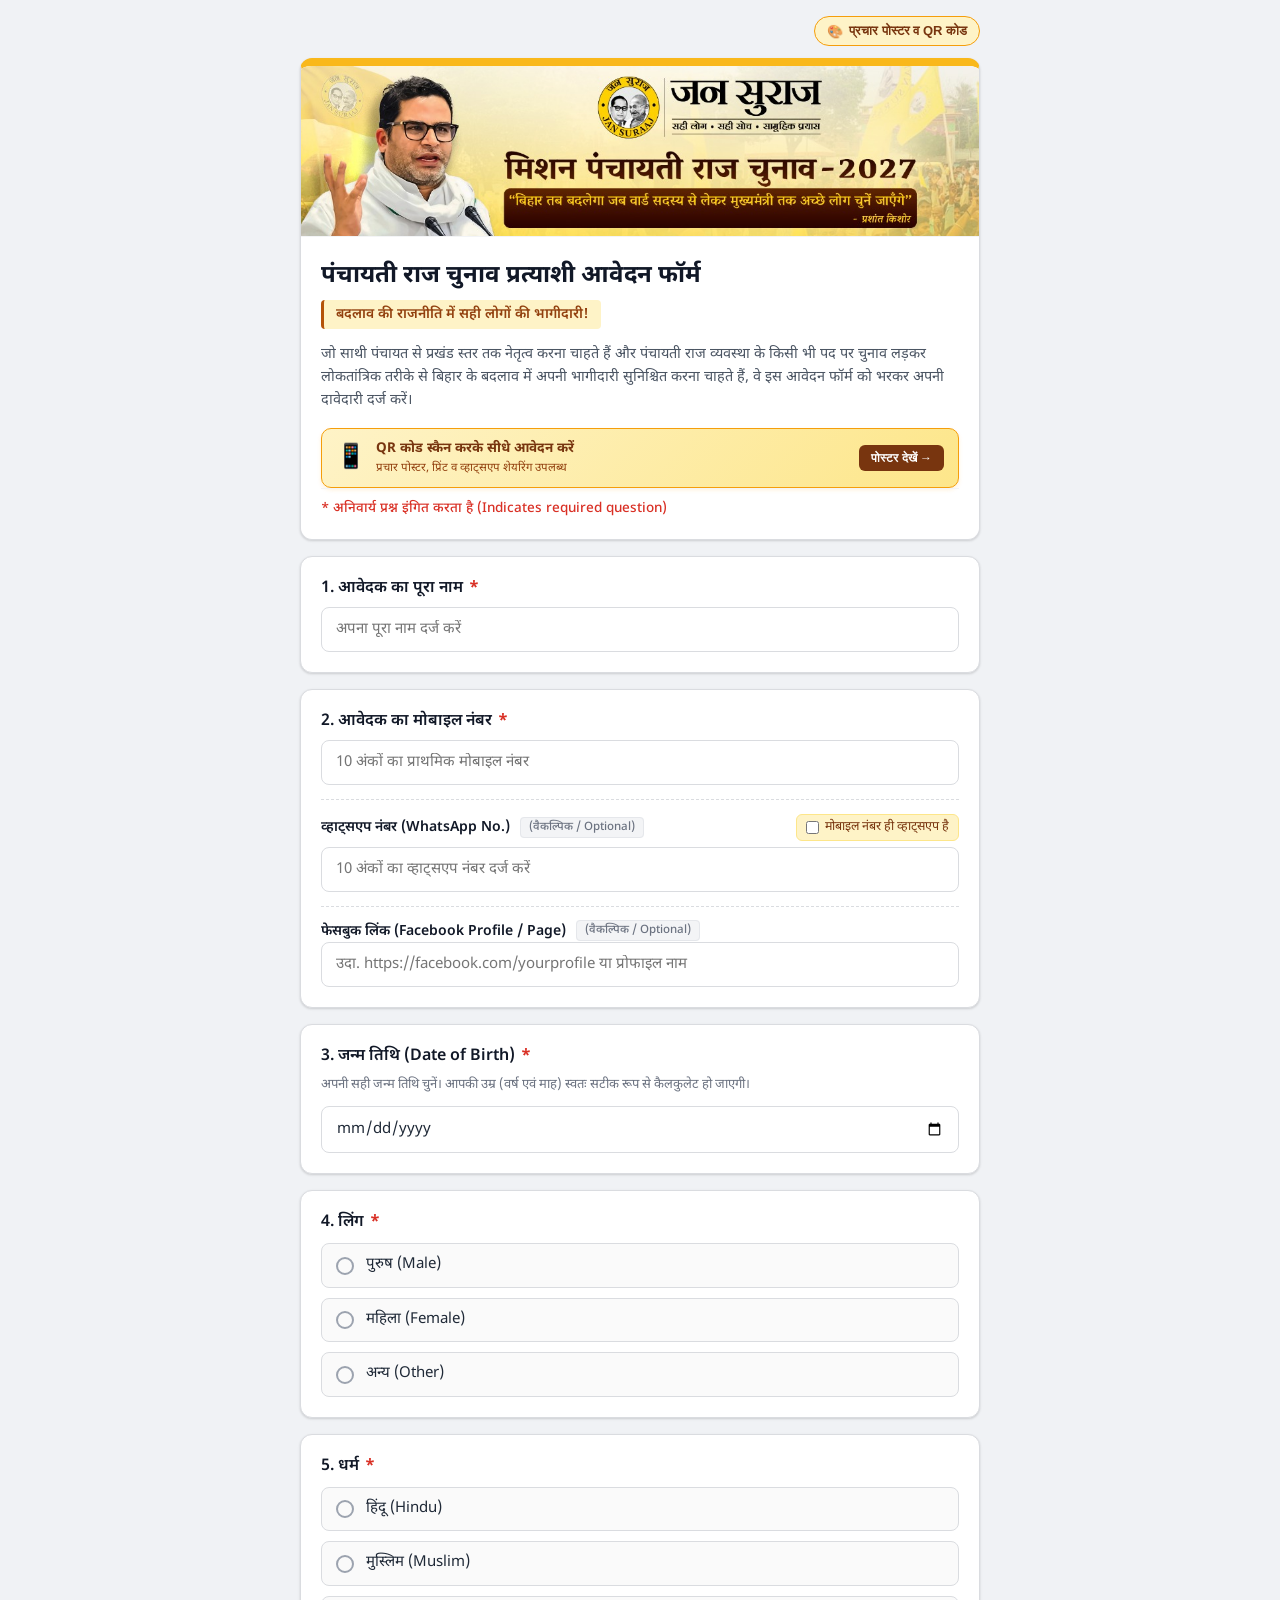
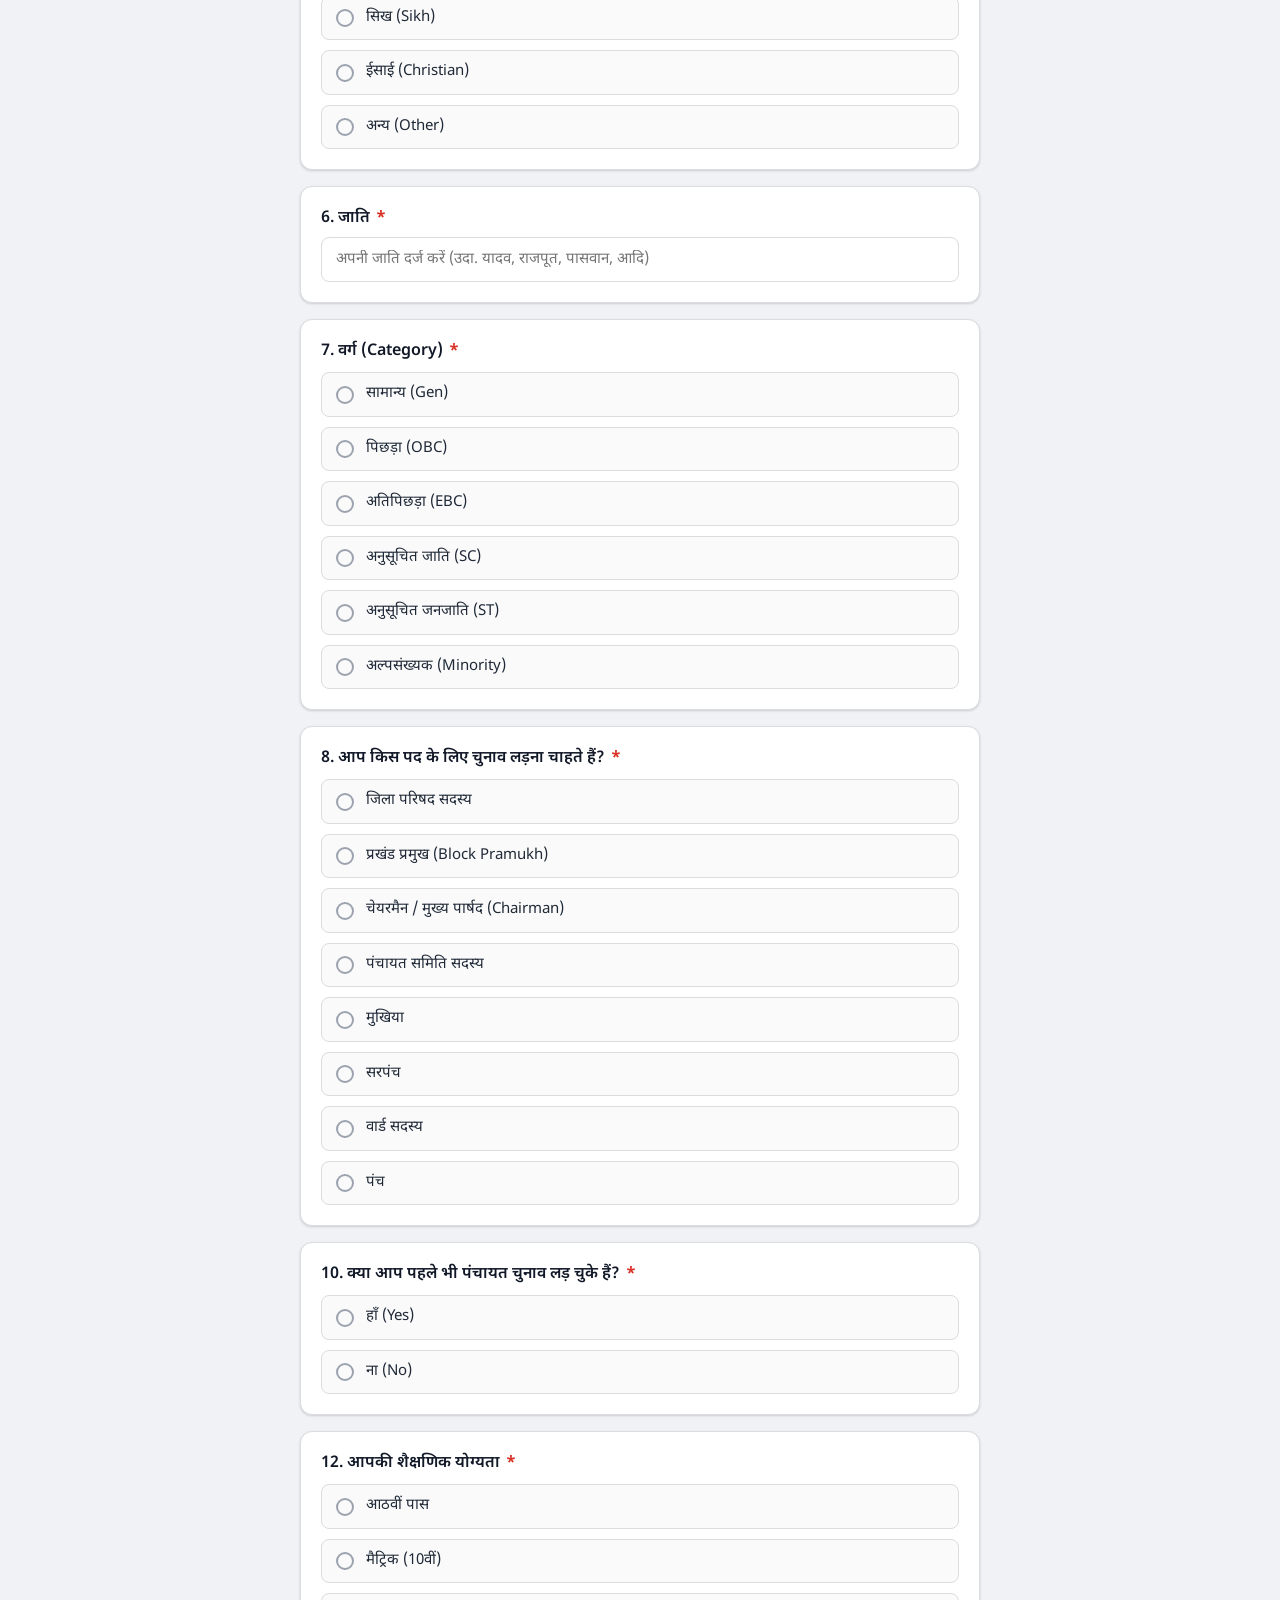
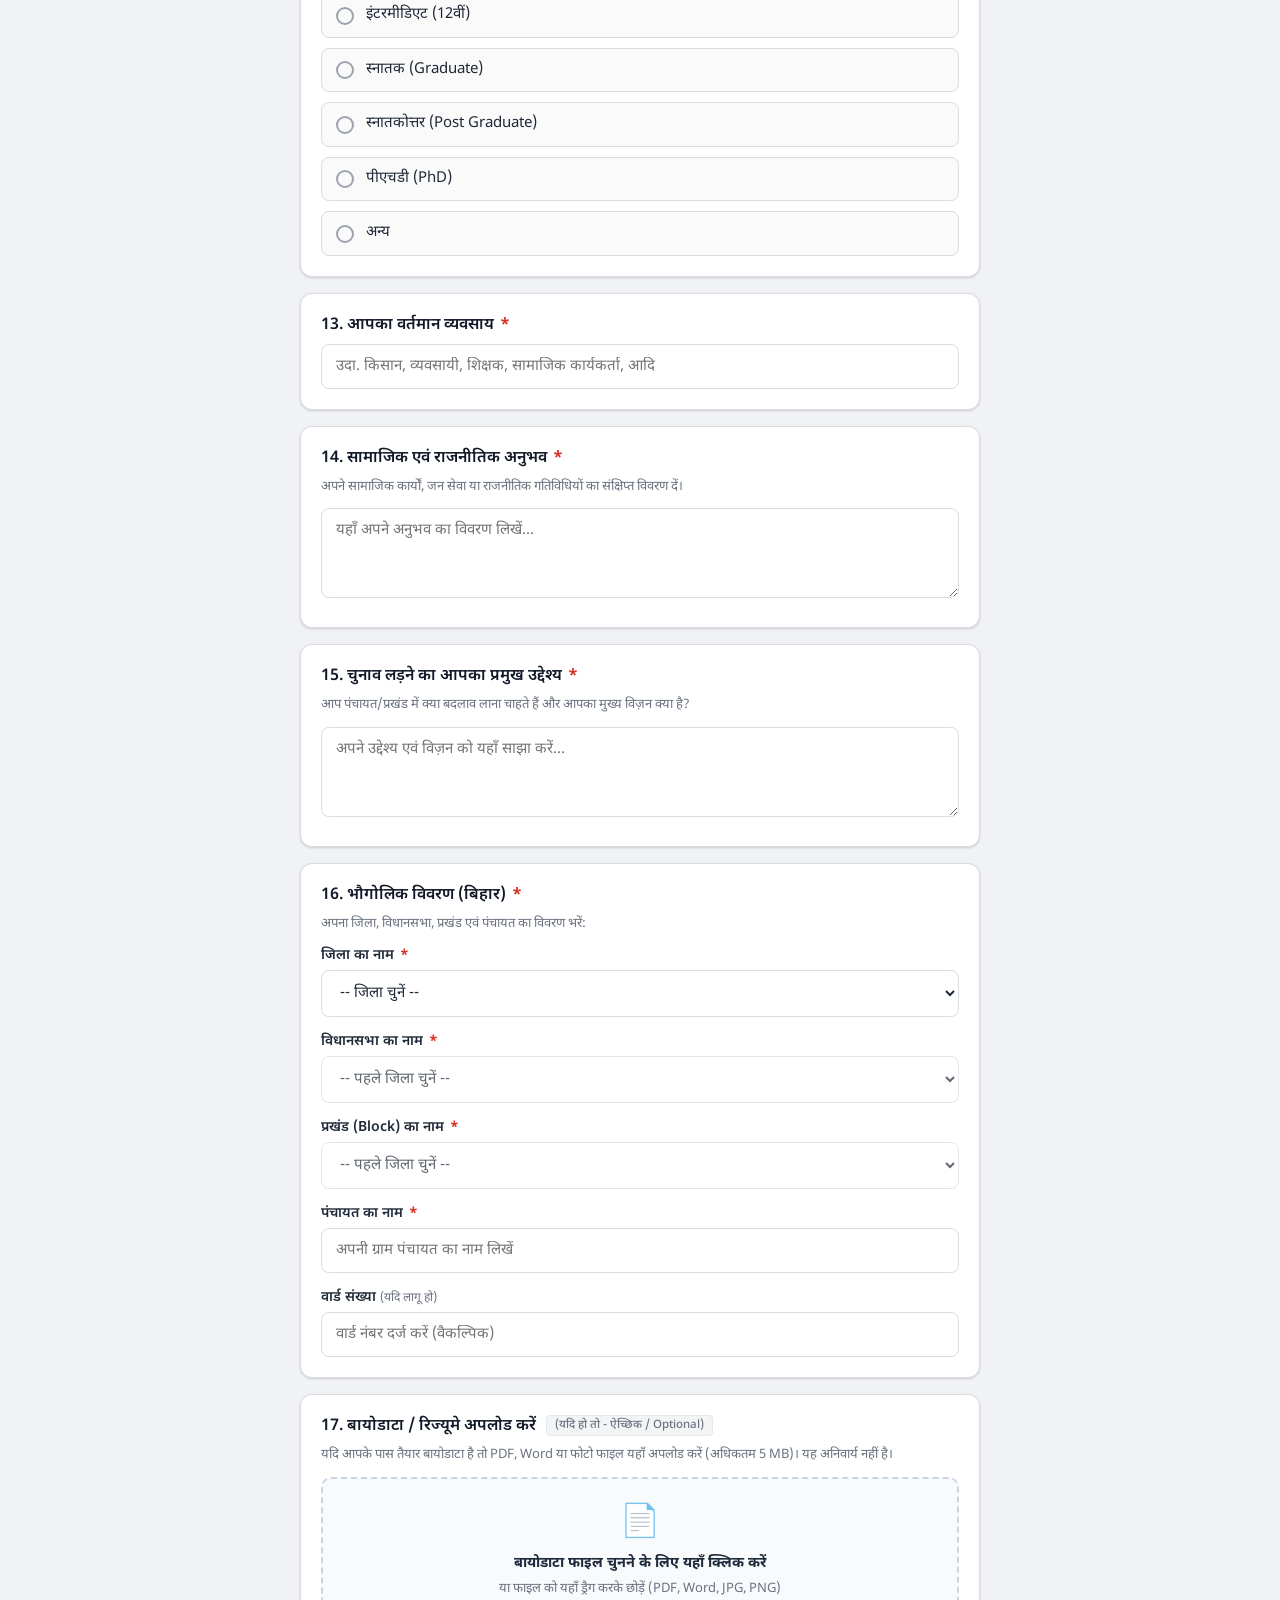
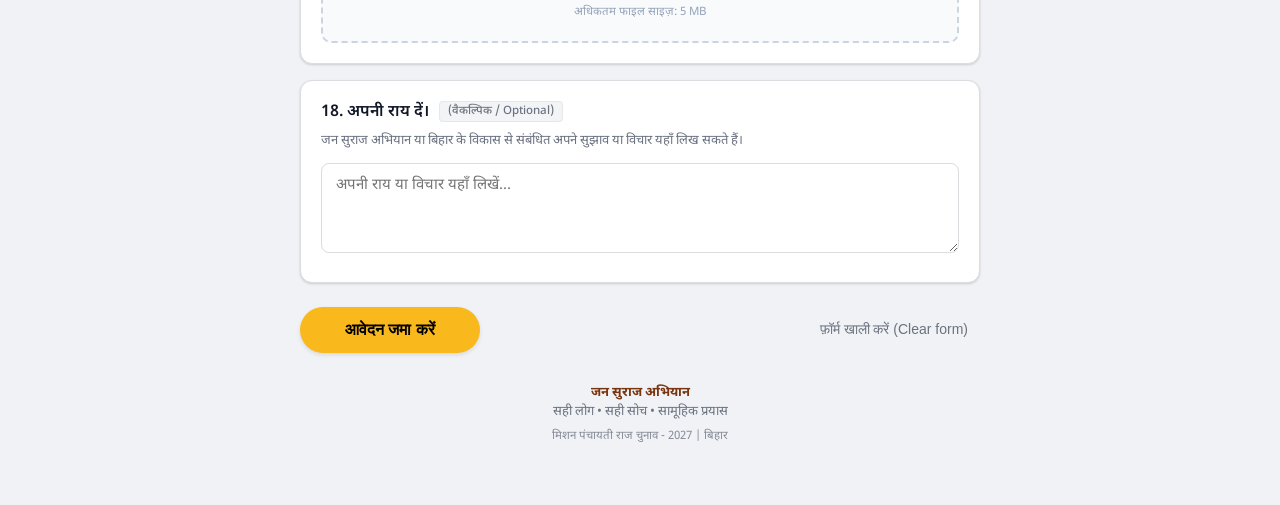
<file: index.html>
<!DOCTYPE html>
<html lang="hi">

<head>
  <meta charset="UTF-8">
  <meta name="viewport" content="width=device-width, initial-scale=1.0">
  <meta http-equiv="Cache-Control" content="no-cache, no-store, must-revalidate">
  <meta http-equiv="Pragma" content="no-cache">
  <meta http-equiv="Expires" content="0">
  <title>जन सुराज | पंचायती राज चुनाव प्रत्याशी आवेदन फॉर्म 2027</title>
  <link rel="icon" type="image/jpeg" href="assets/banner.jpg">
  <!-- Google Fonts: Noto Sans Devanagari -->
  <link rel="preconnect" href="https://fonts.googleapis.com">
  <link rel="preconnect" href="https://fonts.gstatic.com" crossorigin>
  <link href="https://fonts.googleapis.com/css2?family=Noto+Sans+Devanagari:wght@400;500;600;700;800&family=Plus+Jakarta+Sans:wght@500;600;700&display=swap"
    rel="stylesheet">
  <link rel="stylesheet" href="style.css?v=3.1">
</head>

<body>

  <div class="container">

    <!-- Top Action Bar (Public: Only Campaign Flyer & QR Code) -->
    <div class="top-bar">
      <button type="button" class="icon-btn creative-pill" id="btnOpenCreative">
        <span>🎨</span> प्रचार पोस्टर व QR कोड
      </button>
    </div>

    <!-- Main Header Card -->
    <div class="header-card">
      <img src="assets/banner.jpg" alt="जन सुराज - मिशन पंचायती राज चुनाव 2027" class="banner-img">
      <div class="header-content">
        <h1 class="form-title">पंचायती राज चुनाव प्रत्याशी आवेदन फॉर्म</h1>
        <div class="badge-subtitle">बदलाव की राजनीति में सही लोगों की भागीदारी!</div>
        <p class="form-description">
          जो साथी पंचायत से प्रखंड स्तर तक नेतृत्व करना चाहते हैं और पंचायती राज व्यवस्था के किसी भी पद पर चुनाव लड़कर
          लोकतांत्रिक तरीके से बिहार के बदलाव में अपनी भागीदारी सुनिश्चित करना चाहते हैं, वे इस आवेदन फॉर्म को भरकर अपनी
          दावेदारी दर्ज करें।
        </p>
        
        <!-- QR Scan & Share Pill -->
        <div class="header-qr-pill" id="bannerQrPill">
          <div class="qr-pill-left">
            <span class="qr-pill-icon">📱</span>
            <div>
              <div class="qr-pill-main">QR कोड स्कैन करके सीधे आवेदन करें</div>
              <div class="qr-pill-sub">प्रचार पोस्टर, प्रिंट व व्हाट्सएप शेयरिंग उपलब्ध</div>
            </div>
          </div>
          <button type="button" class="qr-pill-btn">पोस्टर देखें →</button>
        </div>

        <div class="required-notice">* अनिवार्य प्रश्न इंगित करता है (Indicates required question)</div>
      </div>
    </div>

    <!-- Application Form -->
    <form id="panchayatForm" novalidate>

      <!-- 1. आवेदक का पूरा नाम -->
      <div class="card" id="card_fullName">
        <label class="question-label" for="fullName">
          1. आवेदक का पूरा नाम <span class="req-star">*</span>
        </label>
        <input type="text" id="fullName" name="fullName" class="input-text" placeholder="अपना पूरा नाम दर्ज करें"
          required>
        <div class="error-msg">कृपया आवेदक का पूरा नाम दर्ज करें।</div>
      </div>

      <!-- 2. मोबाइल एवं संपर्क विवरण (Mobile, WhatsApp, Facebook) -->
      <div class="card" id="card_mobile">
        <label class="question-label" for="mobile">
          2. आवेदक का मोबाइल नंबर <span class="req-star">*</span>
        </label>
        <input type="tel" id="mobile" name="mobile" class="input-text" placeholder="10 अंकों का प्राथमिक मोबाइल नंबर"
          maxlength="10" pattern="[6-9][0-9]{9}" required>
        <div class="error-msg">कृपया एक वैध 10-अंकीय मोबाइल नंबर दर्ज करें (6-9 से शुरू)।</div>

        <!-- WhatsApp Number (Optional) -->
        <div class="contact-subfield">
          <div class="contact-header-row">
            <label class="question-label sublabel" for="whatsapp">
              व्हाट्सएप नंबर (WhatsApp No.) <span class="optional-tag">(वैकल्पिक / Optional)</span>
            </label>
            <label class="same-as-mobile-label">
              <input type="checkbox" id="sameAsMobile">
              <span>मोबाइल नंबर ही व्हाट्सएप है</span>
            </label>
          </div>
          <input type="tel" id="whatsapp" name="whatsapp" class="input-text" placeholder="10 अंकों का व्हाट्सएप नंबर दर्ज करें"
            maxlength="10">
        </div>

        <!-- Facebook Link (Optional) -->
        <div class="contact-subfield">
          <label class="question-label sublabel" for="fbLink">
            फेसबुक लिंक (Facebook Profile / Page) <span class="optional-tag">(वैकल्पिक / Optional)</span>
          </label>
          <input type="url" id="fbLink" name="fbLink" class="input-text"
            placeholder="उदा. https://facebook.com/yourprofile या प्रोफाइल नाम">
        </div>
      </div>

      <!-- 3. जन्म तिथि (DOB) एवं उम्र गणना -->
      <div class="card" id="card_dob">
        <label class="question-label" for="dob">
          3. जन्म तिथि (Date of Birth) <span class="req-star">*</span>
        </label>
        <div class="question-help">अपनी सही जन्म तिथि चुनें। आपकी उम्र (वर्ष एवं माह) स्वतः सटीक रूप से कैलकुलेट हो जाएगी।</div>
        <input type="date" id="dob" name="dob" class="input-text" required>
        <div class="error-msg" id="err_dob">कृपया अपनी सही जन्म तिथि चुनें।</div>

        <!-- Automated Age Calculation Display Box -->
        <div id="ageCalculationBox" class="age-calc-box" style="display:none;">
          <div class="age-calc-row">
            <span class="age-calc-icon">🎂</span>
            <div class="age-calc-details">
              <div class="age-calc-title">गणना की गई वास्तविक उम्र (Calculated Age):</div>
              <div class="age-calc-val" id="calculatedAgeText">-</div>
            </div>
          </div>
          <div class="age-calc-note" id="eligibilityNotice"></div>
        </div>
        <input type="hidden" id="calculatedAge" name="calculatedAge" value="">
      </div>

      <!-- 4. लिंग -->
      <div class="card" id="card_gender">
        <label class="question-label">
          4. लिंग <span class="req-star">*</span>
        </label>
        <div class="radio-group">
          <label class="radio-option">
            <input type="radio" name="gender" value="पुरुष" required>
            <span class="option-text">पुरुष (Male)</span>
          </label>
          <label class="radio-option">
            <input type="radio" name="gender" value="महिला">
            <span class="option-text">महिला (Female)</span>
          </label>
          <label class="radio-option">
            <input type="radio" name="gender" value="अन्य">
            <span class="option-text">अन्य (Other)</span>
          </label>
        </div>
        <div class="error-msg">कृपया लिंग का चयन करें।</div>
      </div>

      <!-- 5. धर्म -->
      <div class="card" id="card_religion">
        <label class="question-label">
          5. धर्म <span class="req-star">*</span>
        </label>
        <div class="radio-group">
          <label class="radio-option">
            <input type="radio" name="religion" value="हिंदू" required>
            <span class="option-text">हिंदू (Hindu)</span>
          </label>
          <label class="radio-option">
            <input type="radio" name="religion" value="मुस्लिम">
            <span class="option-text">मुस्लिम (Muslim)</span>
          </label>
          <label class="radio-option">
            <input type="radio" name="religion" value="सिख">
            <span class="option-text">सिख (Sikh)</span>
          </label>
          <label class="radio-option">
            <input type="radio" name="religion" value="ईसाई">
            <span class="option-text">ईसाई (Christian)</span>
          </label>
          <label class="radio-option">
            <input type="radio" name="religion" value="अन्य">
            <span class="option-text">अन्य (Other)</span>
          </label>
        </div>
        <div class="error-msg">कृपया धर्म का चयन करें।</div>
      </div>

      <!-- 6. जाति -->
      <div class="card" id="card_caste">
        <label class="question-label" for="caste">
          6. जाति <span class="req-star">*</span>
        </label>
        <input type="text" id="caste" name="caste" class="input-text"
          placeholder="अपनी जाति दर्ज करें (उदा. यादव, राजपूत, पासवान, आदि)" required>
        <div class="error-msg">कृपया अपनी जाति दर्ज करें।</div>
      </div>

      <!-- 7. वर्ग -->
      <div class="card" id="card_category">
        <label class="question-label">
          7. वर्ग (Category) <span class="req-star">*</span>
        </label>
        <div class="radio-group">
          <label class="radio-option">
            <input type="radio" name="category" value="सामान्य (Gen)" required>
            <span class="option-text">सामान्य (Gen)</span>
          </label>
          <label class="radio-option">
            <input type="radio" name="category" value="पिछड़ा (OBC)">
            <span class="option-text">पिछड़ा (OBC)</span>
          </label>
          <label class="radio-option">
            <input type="radio" name="category" value="अतिपिछड़ा (EBC)">
            <span class="option-text">अतिपिछड़ा (EBC)</span>
          </label>
          <label class="radio-option">
            <input type="radio" name="category" value="अनुसूचित जाति (SC)">
            <span class="option-text">अनुसूचित जाति (SC)</span>
          </label>
          <label class="radio-option">
            <input type="radio" name="category" value="अनुसूचित जनजाति (ST)">
            <span class="option-text">अनुसूचित जनजाति (ST)</span>
          </label>
          <label class="radio-option">
            <input type="radio" name="category" value="अल्पसंख्यक (Minority)">
            <span class="option-text">अल्पसंख्यक (Minority)</span>
          </label>
        </div>
        <div class="error-msg">कृपया वर्ग का चयन करें।</div>
      </div>

      <!-- 8. आप किस पद के लिए चुनाव लड़ना चाहते हैं? -->
      <div class="card" id="card_postApplied">
        <label class="question-label">
          8. आप किस पद के लिए चुनाव लड़ना चाहते हैं? <span class="req-star">*</span>
        </label>
        <div class="radio-group">
          <label class="radio-option">
            <input type="radio" name="postApplied" value="जिला परिषद सदस्य" required>
            <span class="option-text">जिला परिषद सदस्य</span>
          </label>
          <label class="radio-option">
            <input type="radio" name="postApplied" value="प्रखंड प्रमुख">
            <span class="option-text">प्रखंड प्रमुख (Block Pramukh)</span>
          </label>
          <label class="radio-option">
            <input type="radio" name="postApplied" value="चेयरमैन / मुख्य पार्षद">
            <span class="option-text">चेयरमैन / मुख्य पार्षद (Chairman)</span>
          </label>
          <label class="radio-option">
            <input type="radio" name="postApplied" value="पंचायत समिति सदस्य">
            <span class="option-text">पंचायत समिति सदस्य</span>
          </label>
          <label class="radio-option">
            <input type="radio" name="postApplied" value="मुखिया">
            <span class="option-text">मुखिया</span>
          </label>
          <label class="radio-option">
            <input type="radio" name="postApplied" value="सरपंच">
            <span class="option-text">सरपंच</span>
          </label>
          <label class="radio-option">
            <input type="radio" name="postApplied" value="वार्ड सदस्य">
            <span class="option-text">वार्ड सदस्य</span>
          </label>
          <label class="radio-option">
            <input type="radio" name="postApplied" value="पंच">
            <span class="option-text">पंच</span>
          </label>
        </div>
        <div class="error-msg">कृपया चुनाव लड़ने वाले पद का चयन करें।</div>
      </div>

      <!-- 9. जिला परिषद प्रादेशिक निर्वाचन क्षेत्र संख्या (बिना Asterisk / ऐच्छिक) -->
      <div class="card conditional-field" id="card_zpKshetra">
        <label class="question-label" for="zpKshetra">
          9. जिला परिषद प्रादेशिक निर्वाचन क्षेत्र संख्या (1 से 75 तक)
          <span class="optional-tag">(जिला परिषद प्रत्याशी हेतु - ऐच्छिक)</span>
        </label>
        <div class="question-help">यदि आप जिला परिषद का चुनाव लड़ना चाहते हैं तो अपना क्षेत्र संख्या बतायें।</div>
        <select id="zpKshetra" name="zpKshetra" class="select-input">
          <option value="">-- प्रादेशिक निर्वाचन क्षेत्र संख्या चुनें (ऐच्छिक) --</option>
          <!-- 1 to 75 populated via JS -->
        </select>
      </div>

      <!-- 10. क्या आप पहले भी पंचायत चुनाव लड़ चुके हैं? -->
      <div class="card" id="card_pastElection">
        <label class="question-label">
          10. क्या आप पहले भी पंचायत चुनाव लड़ चुके हैं? <span class="req-star">*</span>
        </label>
        <div class="radio-group">
          <label class="radio-option">
            <input type="radio" name="pastElection" value="हाँ" required>
            <span class="option-text">हाँ (Yes)</span>
          </label>
          <label class="radio-option">
            <input type="radio" name="pastElection" value="ना">
            <span class="option-text">ना (No)</span>
          </label>
        </div>
        <div class="error-msg">कृपया इस प्रश्न का उत्तर दें।</div>
      </div>

      <!-- 11. CONDITIONAL: अगर लड़े हैं तो किस पद पर लड़े हैं -->
      <div class="card conditional-field" id="card_pastPost">
        <label class="question-label">
          11. अगर लड़े हैं तो किस पद पर लड़े हैं? <span class="req-star">*</span>
        </label>
        <div class="radio-group">
          <label class="radio-option">
            <input type="radio" name="pastPost" value="जिला परिषद सदस्य">
            <span class="option-text">जिला परिषद सदस्य</span>
          </label>
          <label class="radio-option">
            <input type="radio" name="pastPost" value="प्रखंड प्रमुख">
            <span class="option-text">प्रखंड प्रमुख</span>
          </label>
          <label class="radio-option">
            <input type="radio" name="pastPost" value="चेयरमैन / मुख्य पार्षद">
            <span class="option-text">चेयरमैन / मुख्य पार्षद</span>
          </label>
          <label class="radio-option">
            <input type="radio" name="pastPost" value="पंचायत समिति सदस्य">
            <span class="option-text">पंचायत समिति सदस्य</span>
          </label>
          <label class="radio-option">
            <input type="radio" name="pastPost" value="मुखिया">
            <span class="option-text">मुखिया</span>
          </label>
          <label class="radio-option">
            <input type="radio" name="pastPost" value="सरपंच">
            <span class="option-text">सरपंच</span>
          </label>
          <label class="radio-option">
            <input type="radio" name="pastPost" value="वार्ड सदस्य">
            <span class="option-text">वार्ड सदस्य</span>
          </label>
          <label class="radio-option">
            <input type="radio" name="pastPost" value="पंच">
            <span class="option-text">पंच</span>
          </label>
          <label class="radio-option">
            <input type="radio" name="pastPost" value="पैक्स">
            <span class="option-text">पैक्स</span>
          </label>
          <label class="radio-option">
            <input type="radio" name="pastPost" value="अन्य कोई चुनाव">
            <span class="option-text">अन्य कोई चुनाव</span>
          </label>
        </div>
        <div class="error-msg">कृपया पूर्व में लड़े गए पद का चयन करें।</div>
      </div>

      <!-- 12. आपकी शैक्षणिक योग्यता (विशेषकर महिला उम्मीदवार हटा दिया गया) -->
      <div class="card" id="card_education">
        <label class="question-label">
          12. आपकी शैक्षणिक योग्यता <span class="req-star">*</span>
        </label>
        <div class="radio-group">
          <label class="radio-option" id="opt_eighth">
            <input type="radio" name="education" value="आठवीं पास" required>
            <span class="option-text">आठवीं पास</span>
          </label>
          <label class="radio-option">
            <input type="radio" name="education" value="मैट्रिक (10वीं)">
            <span class="option-text">मैट्रिक (10वीं)</span>
          </label>
          <label class="radio-option">
            <input type="radio" name="education" value="इंटरमीडिएट (12वीं)">
            <span class="option-text">इंटरमीडिएट (12वीं)</span>
          </label>
          <label class="radio-option">
            <input type="radio" name="education" value="स्नातक (Graduate)">
            <span class="option-text">स्नातक (Graduate)</span>
          </label>
          <label class="radio-option">
            <input type="radio" name="education" value="स्नातकोत्तर (Post Graduate)">
            <span class="option-text">स्नातकोत्तर (Post Graduate)</span>
          </label>
          <label class="radio-option">
            <input type="radio" name="education" value="पीएचडी (PhD)">
            <span class="option-text">पीएचडी (PhD)</span>
          </label>
          <label class="radio-option">
            <input type="radio" name="education" value="अन्य">
            <span class="option-text">अन्य</span>
          </label>
        </div>
        <div class="error-msg">कृपया अपनी शैक्षणिक योग्यता चुनें।</div>
      </div>

      <!-- 13. वर्तमान व्यवसाय -->
      <div class="card" id="card_occupation">
        <label class="question-label" for="occupation">
          13. आपका वर्तमान व्यवसाय <span class="req-star">*</span>
        </label>
        <input type="text" id="occupation" name="occupation" class="input-text"
          placeholder="उदा. किसान, व्यवसायी, शिक्षक, सामाजिक कार्यकर्ता, आदि" required>
        <div class="error-msg">कृपया अपना वर्तमान व्यवसाय दर्ज करें।</div>
      </div>

      <!-- 14. सामाजिक एवं राजनीतिक अनुभव -->
      <div class="card" id="card_experience">
        <label class="question-label" for="experience">
          14. सामाजिक एवं राजनीतिक अनुभव <span class="req-star">*</span>
        </label>
        <div class="question-help">अपने सामाजिक कार्यों, जन सेवा या राजनीतिक गतिविधियों का संक्षिप्त विवरण दें।</div>
        <textarea id="experience" name="experience" class="textarea-input"
          placeholder="यहाँ अपने अनुभव का विवरण लिखें..." required></textarea>
        <div class="error-msg">कृपया अपने अनुभव का विवरण दर्ज करें।</div>
      </div>

      <!-- 15. चुनाव लड़ने का आपका प्रमुख उद्देश्य -->
      <div class="card" id="card_objective">
        <label class="question-label" for="objective">
          15. चुनाव लड़ने का आपका प्रमुख उद्देश्य <span class="req-star">*</span>
        </label>
        <div class="question-help">आप पंचायत/प्रखंड में क्या बदलाव लाना चाहते हैं और आपका मुख्य विज़न क्या है?</div>
        <textarea id="objective" name="objective" class="textarea-input"
          placeholder="अपने उद्देश्य एवं विज़न को यहाँ साझा करें..." required></textarea>
        <div class="error-msg">कृपया चुनाव लड़ने का अपना उद्देश्य दर्ज करें।</div>
      </div>

      <!-- 16. भौगोलिक विवरण (Location Hierarchy) -->
      <div class="card" id="card_location">
        <label class="question-label">
          16. भौगोलिक विवरण (बिहार) <span class="req-star">*</span>
        </label>
        <div class="question-help">अपना जिला, विधानसभा, प्रखंड एवं पंचायत का विवरण भरें:</div>

        <!-- 16a. जिला -->
        <div class="sub-field" id="wrap_district" style="margin-bottom: 14px;">
          <label for="district" style="display:block; font-size:14px; font-weight:600; margin-bottom:4px;">
            जिला का नाम <span class="req-star">*</span>
          </label>
          <select id="district" name="district" class="select-input" required>
            <option value="">-- जिला चुनें --</option>
            <!-- 38 districts populated via JS -->
          </select>
          <div class="error-msg" id="err_district">कृपया जिला चुनें।</div>
        </div>

        <!-- 16b. विधानसभा -->
        <div class="sub-field" id="wrap_assembly" style="margin-bottom: 14px;">
          <label for="assembly" style="display:block; font-size:14px; font-weight:600; margin-bottom:4px;">
            विधानसभा का नाम <span class="req-star">*</span>
          </label>
          <select id="assembly" name="assembly" class="select-input" required disabled>
            <option value="">-- पहले जिला चुनें --</option>
          </select>
          <div class="error-msg" id="err_assembly">कृपया विधानसभा क्षेत्र चुनें।</div>
        </div>

        <!-- 16c. प्रखंड -->
        <div class="sub-field" id="wrap_block" style="margin-bottom: 14px;">
          <label for="block" style="display:block; font-size:14px; font-weight:600; margin-bottom:4px;">
            प्रखंड (Block) का नाम <span class="req-star">*</span>
          </label>
          <select id="block" name="block" class="select-input" required disabled>
            <option value="">-- पहले जिला चुनें --</option>
          </select>
          <div class="error-msg" id="err_block">कृपया प्रखंड चुनें।</div>
        </div>

        <!-- 16d. पंचायत -->
        <div class="sub-field" id="wrap_panchayat" style="margin-bottom: 14px;">
          <label for="panchayat" style="display:block; font-size:14px; font-weight:600; margin-bottom:4px;">
            पंचायत का नाम <span class="req-star">*</span>
          </label>
          <input type="text" id="panchayat" name="panchayat" class="input-text"
            placeholder="अपनी ग्राम पंचायत का नाम लिखें" required>
          <div class="error-msg" id="err_panchayat">कृपया पंचायत का नाम दर्ज करें।</div>
        </div>

        <!-- 16e. वार्ड संख्या -->
        <div class="sub-field" id="wrap_ward">
          <label for="ward" style="display:block; font-size:14px; font-weight:600; margin-bottom:4px;">
            वार्ड संख्या <span style="font-size:12px; color:var(--text-muted); font-weight:normal;">(यदि लागू हो)</span>
          </label>
          <input type="text" id="ward" name="ward" class="input-text" placeholder="वार्ड नंबर दर्ज करें (वैकल्पिक)">
        </div>
      </div>

      <!-- 17. बायोडाटा / रिज्यूमे अपलोड करें (यदि हो तो - ऐच्छिक) -->
      <div class="card" id="card_biodata">
        <label class="question-label" for="biodataFile">
          17. बायोडाटा / रिज्यूमे अपलोड करें <span class="optional-tag">(यदि हो तो - ऐच्छिक / Optional)</span>
        </label>
        <div class="question-help">
          यदि आपके पास तैयार बायोडाटा है तो PDF, Word या फोटो फाइल यहाँ अपलोड करें (अधिकतम 5 MB)। यह अनिवार्य नहीं है।
        </div>

        <div class="file-upload-box" id="fileDropZone">
          <input type="file" id="biodataFile" accept=".pdf,.doc,.docx,.jpg,.jpeg,.png" style="display:none;">
          <div class="upload-prompt" id="uploadPrompt" onclick="document.getElementById('biodataFile').click()">
            <div class="upload-icon">📄</div>
            <div class="upload-text"><strong>बायोडाटा फाइल चुनने के लिए यहाँ क्लिक करें</strong></div>
            <div class="upload-subtext">या फाइल को यहाँ ड्रैग करके छोड़ें (PDF, Word, JPG, PNG)</div>
            <div class="upload-hint">अधिकतम फाइल साइज़: 5 MB</div>
          </div>
          <div class="file-info-preview" id="fileInfoPreview" style="display:none;">
            <div class="file-details">
              <span class="file-icon-badge">📎</span>
              <div>
                <div class="file-name" id="fileNameDisplay">biodata.pdf</div>
                <div class="file-size" id="fileSizeDisplay">1.2 MB</div>
              </div>
            </div>
            <button type="button" class="btn-remove-file" id="btnRemoveFile" title="फाइल हटाएं">✕ हटाएं</button>
          </div>
        </div>
      </div>

      <!-- 18. अपनी राय दें -->
      <div class="card" id="card_feedback">
        <label class="question-label" for="feedback">
          18. अपनी राय दें। <span class="optional-tag">(वैकल्पिक / Optional)</span>
        </label>
        <div class="question-help">जन सुराज अभियान या बिहार के विकास से संबंधित अपने सुझाव या विचार यहाँ लिख सकते हैं।
        </div>
        <textarea id="feedback" name="feedback" class="textarea-input"
          placeholder="अपनी राय या विचार यहाँ लिखें..."></textarea>
      </div>

      <!-- Action Buttons -->
      <div class="form-actions">
        <button type="submit" id="btnSubmit" class="btn-submit">
          <span>आवेदन जमा करें</span>
          <div class="spinner" id="submitSpinner"></div>
        </button>
        <button type="reset" id="btnReset" class="btn-reset">फ़ॉर्म खाली करें (Clear form)</button>
      </div>

    </form>

    <!-- Footer -->
    <footer class="form-footer">
      <p class="footer-logo" id="secretAdminTrigger" title="जन सुराज अभियान" style="cursor:default; user-select:none;">जन सुराज अभियान</p>
      <p>सही लोग • सही सोच • सामूहिक प्रयास</p>
      <p style="margin-top:6px; font-size:11.5px; opacity:0.8;">मिशन पंचायती राज चुनाव - 2027 | बिहार</p>
    </footer>

  </div>

  <!-- Success Modal -->
  <div class="modal-overlay" id="successModal">
    <div class="modal-card">
      <div class="success-icon-wrap">✓</div>
      <h2 class="modal-title">आवेदन सफलतापूर्वक दर्ज हो गया!</h2>
      <p class="modal-subtitle">जन सुराज के साथ जुड़ने और बिहार बदलाव की इस मुहिम में शामिल होने के लिए धन्यवाद।</p>

      <div class="ref-box">
        <div class="ref-label">आवेदन संदर्भ संख्या (Reference ID)</div>
        <div class="ref-code" id="modalRefId">JS-2027-XXXXXX</div>
      </div>

      <div class="summary-list">
        <div class="summary-item">
          <span class="summary-key">आवेदक का नाम:</span>
          <span class="summary-val" id="sum_name">-</span>
        </div>
        <div class="summary-item">
          <span class="summary-key">मोबाइल नंबर:</span>
          <span class="summary-val" id="sum_mobile">-</span>
        </div>
        <div class="summary-item" id="row_sum_wa" style="display:none;">
          <span class="summary-key">व्हाट्सएप नंबर:</span>
          <span class="summary-val" id="sum_whatsapp">-</span>
        </div>
        <div class="summary-item">
          <span class="summary-key">जन्म तिथि एवं उम्र:</span>
          <span class="summary-val" id="sum_age">-</span>
        </div>
        <div class="summary-item">
          <span class="summary-key">प्रत्याशी पद:</span>
          <span class="summary-val" id="sum_post">-</span>
        </div>
        <div class="summary-item">
          <span class="summary-key">जिला व प्रखंड:</span>
          <span class="summary-val" id="sum_location">-</span>
        </div>
        <div class="summary-item" id="row_sum_bio" style="display:none;">
          <span class="summary-key">बायोडाटा:</span>
          <span class="summary-val" id="sum_biodata" style="color:#059669;">संलग्न (Attached)</span>
        </div>
      </div>

      <div id="syncStatusBadge"
        style="margin: 12px 0 16px; font-size:12.5px; padding:9px 12px; border-radius:6px; text-align:center;"></div>

      <div class="modal-actions">
        <a href="#" id="btnShareWhatsapp" target="_blank" class="btn-whatsapp">
          <span>💬 व्हाट्सएप पर साझा करें</span>
        </a>
        <button type="button" id="btnPrintReceipt" class="btn-secondary">
          🖨️ पावती रसीद प्रिंट / डाउनलोड करें
        </button>
        <button type="button" id="btnCloseModal" class="btn-secondary" style="margin-top:4px;">
          + नया आवेदन भरें
        </button>
      </div>
    </div>
  </div>

  <!-- Creative & Campaign Poster Modal with QR Code -->
  <div class="modal-overlay" id="creativeModal">
    <div class="modal-card creative-modal-card">
      
      <!-- Printable Poster Card -->
      <div class="campaign-poster" id="printablePoster">
        <div class="poster-header-strip">
          <span class="poster-badge">बिहार पंचायती राज चुनाव - 2027</span>
        </div>

        <div class="poster-brand">
          <img src="assets/banner.jpg" alt="जन सुराज" class="poster-banner-img">
        </div>

        <div class="poster-body">
          <h2 class="poster-main-title">प्रत्याशी आवेदन आमंत्रण</h2>
          <div class="poster-tagline">सही लोग • सही सोच • सामूहिक प्रयास</div>
          <p class="poster-desc">
            बिहार के बदलाव में अपनी भागीदारी सुनिश्चित करें! वार्ड सदस्य, मुखिया, सरपंच, पंचायत समिति, जिला परिषद, प्रखंड प्रमुख व चेयरमैन पद हेतु अपनी दावेदारी ऑनलाइन दर्ज करें।
          </p>

          <div class="poster-qr-wrapper">
            <div class="qr-glow-card">
              <div id="creativeQrCode" class="qr-code-box"></div>
              <div class="qr-callout-pill">📲 मोबाइल कैमरे से QR कोड स्कैन करें</div>
            </div>
            <div class="poster-cta-text">
              <strong>स्कैन करके तुरंत आवेदन करें</strong>
              <div class="poster-web-url" id="creativeFormUrl">https://jan-suraj-panchayat-form.vercel.app/</div>
            </div>
          </div>

          <div class="poster-footer-note">
            <span>जन सुराज अभियान | सही लोग • सही सोच • सामूहिक प्रयास</span>
          </div>
        </div>
      </div>

      <!-- Poster Action Bar (Hidden during print) -->
      <div class="poster-actions no-print">
        <button type="button" class="btn-print-poster" id="btnPrintCreative">
          <span>🖨️</span> पोस्टर प्रिंट / PDF सेव करें
        </button>
        <a href="#" target="_blank" class="btn-share-poster" id="btnSharePosterWa">
          <span>💬</span> व्हाट्सएप पर शेयर करें
        </a>
        <button type="button" class="btn-copy-url" id="btnCopyFormLink">
          <span>📋</span> लिंक कॉपी करें
        </button>
        <button type="button" class="btn-close-creative" id="btnCloseCreative">
          ✕ बंद करें
        </button>
      </div>

    </div>
  </div>

  <!-- Scripts -->
  <script src="assets/qrcode.min.js?v=3.1"></script>
  <script src="geoData.js?v=3.1"></script>
  <script src="config.js?v=3.1"></script>
  <script src="app.js?v=3.1"></script>
</body>

</html>
</file>
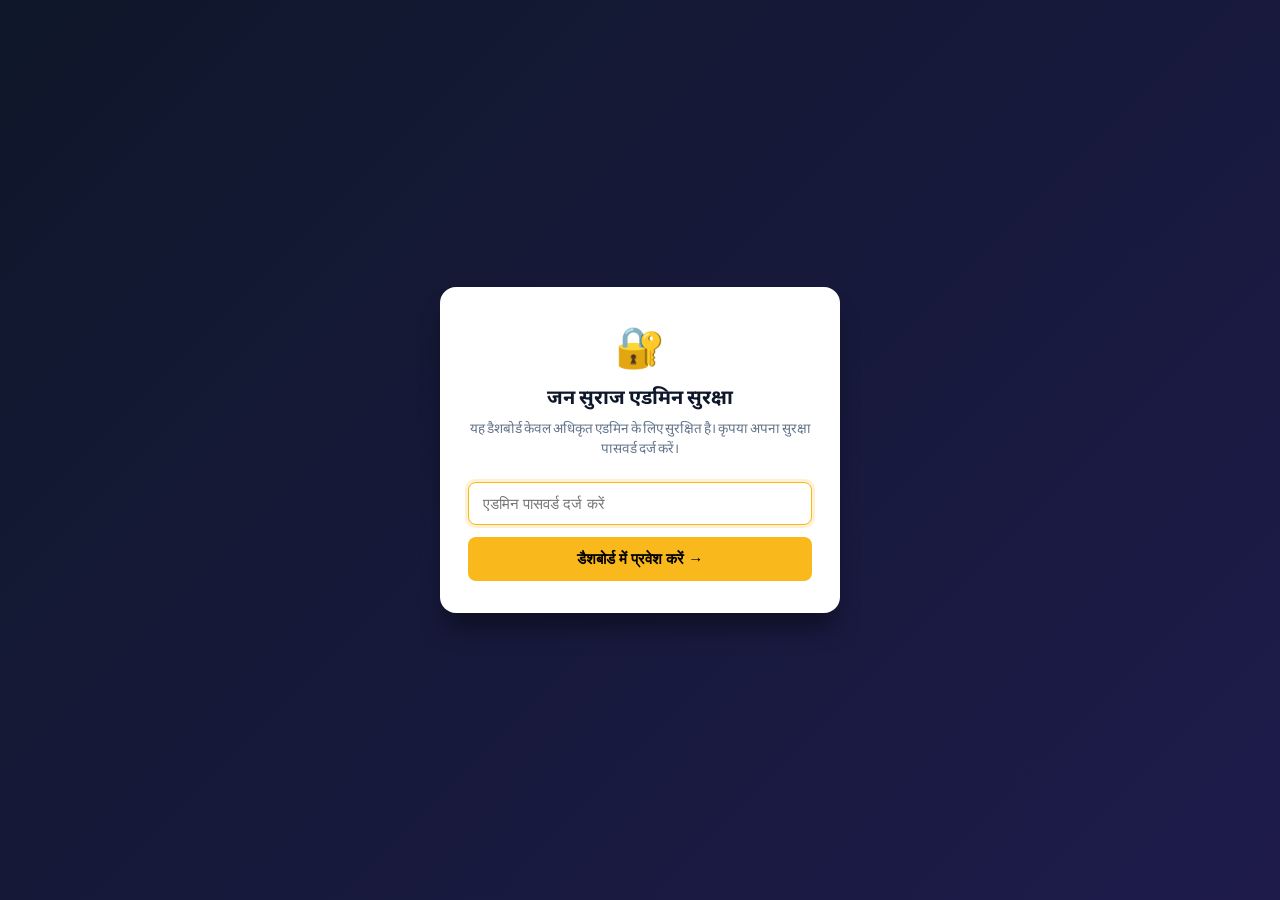
<file: admin.html>
<!DOCTYPE html>
<html lang="hi">
<head>
  <meta charset="UTF-8">
  <meta name="viewport" content="width=device-width, initial-scale=1.0">
  <title>एडमिन डैशबोर्ड | जन सुराज पंचायती राज 2027</title>
  <link rel="icon" type="image/jpeg" href="assets/banner.jpg">
  <link rel="preconnect" href="https://fonts.googleapis.com">
  <link rel="preconnect" href="https://fonts.gstatic.com" crossorigin>
  <link href="https://fonts.googleapis.com/css2?family=Noto+Sans+Devanagari:wght@400;500;600;700&family=Plus+Jakarta+Sans:wght@500;600;700&display=swap" rel="stylesheet">
  <style>
    :root {
      --primary: #f9b81b;
      --primary-dark: #78350f;
      --bg: #f8fafc;
      --text: #0f172a;
      --text-muted: #64748b;
      --border: #e2e8f0;
      --card: #ffffff;
      --success: #10b981;
      --danger: #ef4444;
    }
    * { box-sizing: border-box; margin: 0; padding: 0; }
    body {
      font-family: 'Plus Jakarta Sans', 'Noto Sans Devanagari', sans-serif;
      background-color: var(--bg);
      color: var(--text);
      padding: 16px;
      min-height: 100vh;
    }

    /* Login Screen */
    .login-overlay {
      position: fixed;
      inset: 0;
      background: linear-gradient(135deg, #0f172a 0%, #1e1b4b 100%);
      display: flex;
      align-items: center;
      justify-content: center;
      z-index: 99999;
      padding: 20px;
    }
    .login-card {
      background: #ffffff;
      border-radius: 16px;
      padding: 32px 28px;
      width: 100%;
      max-width: 400px;
      box-shadow: 0 20px 25px -5px rgba(0, 0, 0, 0.4);
      text-align: center;
    }
    .login-icon {
      font-size: 40px;
      margin-bottom: 12px;
    }
    .login-title {
      font-size: 20px;
      font-weight: 700;
      color: #0f172a;
      margin-bottom: 6px;
    }
    .login-sub {
      font-size: 13.5px;
      color: var(--text-muted);
      margin-bottom: 24px;
      line-height: 1.5;
    }
    .login-input {
      width: 100%;
      padding: 12px 14px;
      border: 1.5px solid var(--border);
      border-radius: 8px;
      font-size: 15px;
      margin-bottom: 12px;
      outline: none;
    }
    .login-input:focus {
      border-color: var(--primary);
      box-shadow: 0 0 0 3px rgba(249, 184, 27, 0.2);
    }
    .login-btn {
      width: 100%;
      background: var(--primary);
      color: #000000;
      border: none;
      padding: 13px;
      border-radius: 8px;
      font-size: 15px;
      font-weight: 700;
      cursor: pointer;
      transition: all 0.2s;
    }
    .login-btn:hover {
      background: #e5a40e;
    }
    .login-error {
      color: var(--danger);
      font-size: 13px;
      margin-bottom: 12px;
      font-weight: 500;
      display: none;
    }

    /* Dashboard Layout */
    #dashboardView {
      display: none;
      max-width: 1440px;
      margin: 0 auto;
    }
    .header {
      display: flex;
      justify-content: space-between;
      align-items: center;
      margin-bottom: 24px;
      flex-wrap: wrap;
      gap: 16px;
      padding-bottom: 16px;
      border-bottom: 1px solid var(--border);
    }
    .title-area h1 {
      font-size: 22px;
      font-weight: 700;
      color: var(--primary-dark);
      display: flex;
      align-items: center;
      gap: 8px;
    }
    .title-area p {
      font-size: 13.5px;
      color: var(--text-muted);
      margin-top: 2px;
    }
    .btn-group {
      display: flex;
      gap: 10px;
      flex-wrap: wrap;
    }
    .btn {
      padding: 9px 16px;
      border-radius: 8px;
      font-weight: 600;
      font-size: 13.5px;
      cursor: pointer;
      border: 1px solid var(--border);
      background: white;
      text-decoration: none;
      display: inline-flex;
      align-items: center;
      gap: 6px;
      transition: all 0.15s;
    }
    .btn:hover {
      background: #f1f5f9;
    }
    .btn-primary {
      background: var(--primary);
      border-color: var(--primary);
      color: #000;
    }
    .btn-primary:hover {
      background: #e5a40e;
    }
    .btn-danger {
      color: var(--danger);
      border-color: #fecaca;
      background: #fff5f5;
    }
    .btn-danger:hover {
      background: #fee2e2;
    }

    /* Stats Grid */
    .stats-grid {
      display: grid;
      grid-template-columns: repeat(auto-fit, minmax(200px, 1fr));
      gap: 16px;
      margin-bottom: 24px;
    }
    .stat-card {
      background: var(--card);
      border: 1px solid var(--border);
      padding: 18px 20px;
      border-radius: 12px;
      box-shadow: 0 1px 3px rgba(0,0,0,0.05);
    }
    .stat-label {
      font-size: 13px;
      color: var(--text-muted);
      font-weight: 600;
      margin-bottom: 6px;
    }
    .stat-val {
      font-size: 28px;
      font-weight: 800;
      color: #0f172a;
    }

    /* Filters */
    .filter-card {
      background: var(--card);
      border: 1px solid var(--border);
      padding: 16px;
      border-radius: 12px;
      margin-bottom: 20px;
      display: flex;
      gap: 14px;
      flex-wrap: wrap;
    }
    .filter-input {
      flex: 1;
      min-width: 200px;
      padding: 10px 14px;
      border: 1.5px solid var(--border);
      border-radius: 8px;
      font-size: 14px;
      outline: none;
    }
    .filter-input:focus {
      border-color: var(--primary);
    }

    /* Table */
    .table-card {
      background: var(--card);
      border: 1px solid var(--border);
      border-radius: 12px;
      overflow: hidden;
      box-shadow: 0 1px 3px rgba(0,0,0,0.05);
    }
    .table-wrap {
      overflow-x: auto;
      max-height: 650px;
    }
    table {
      width: 100%;
      border-collapse: collapse;
      font-size: 13.5px;
      text-align: left;
    }
    th {
      background: #f1f5f9;
      padding: 12px 14px;
      font-weight: 600;
      border-bottom: 2px solid var(--border);
      white-space: nowrap;
      position: sticky;
      top: 0;
      z-index: 10;
    }
    td {
      padding: 10px 14px;
      border-bottom: 1px solid var(--border);
      white-space: nowrap;
    }
    tr:hover {
      background-color: #f8fafc;
    }
    .tag {
      display: inline-block;
      padding: 3px 10px;
      border-radius: 14px;
      font-size: 12px;
      font-weight: 600;
    }
    .tag-post {
      background: #fef3c7;
      color: #92400e;
    }
    .tag-bio {
      background: #ecfdf5;
      color: #065f46;
      border: 1px solid #a7f3d0;
      font-size: 11.5px;
      text-decoration: none;
      cursor: pointer;
    }
    .empty-state {
      text-align: center;
      padding: 48px;
      color: var(--text-muted);
      font-size: 15px;
    }

    /* Modals */
    .modal-overlay {
      position: fixed;
      inset: 0;
      background: rgba(0, 0, 0, 0.5);
      backdrop-filter: blur(4px);
      display: none;
      align-items: center;
      justify-content: center;
      z-index: 10000;
      padding: 16px;
    }
    .modal-box {
      background: #ffffff;
      border-radius: 14px;
      padding: 24px;
      width: 100%;
      max-width: 480px;
      box-shadow: 0 10px 25px rgba(0,0,0,0.2);
    }
    .modal-box h3 {
      font-size: 18px;
      font-weight: 700;
      margin-bottom: 8px;
    }
    .modal-box p {
      font-size: 13px;
      color: var(--text-muted);
      margin-bottom: 16px;
      line-height: 1.5;
    }
  </style>
</head>
<body>

  <!-- 1. SECURE ADMIN LOGIN SCREEN (Default Visible) -->
  <div class="login-overlay" id="loginScreen">
    <div class="login-card">
      <div class="login-icon">🔐</div>
      <h2 class="login-title">जन सुराज एडमिन सुरक्षा</h2>
      <p class="login-sub">यह डैशबोर्ड केवल अधिकृत एडमिन के लिए सुरक्षित है। कृपया अपना सुरक्षा पासवर्ड दर्ज करें।</p>
      
      <form id="loginForm">
        <input type="password" id="passwordInput" class="login-input" placeholder="एडमिन पासवर्ड दर्ज करें" autocomplete="current-password" required autofocus>
        <div class="login-error" id="loginErrorMsg">गलत पासवर्ड! कृपया सही पासवर्ड दर्ज करें।</div>
        <button type="submit" class="login-btn">डैशबोर्ड में प्रवेश करें →</button>
      </form>
    </div>
  </div>

  <!-- 2. SECURE ADMIN DASHBOARD VIEW (Hidden until Authenticated) -->
  <div id="dashboardView">

    <div class="header">
      <div class="title-area">
        <h1>📊 जन सुराज प्रत्याशी आवेदन प्रबंधन (Admin Dashboard)</h1>
        <p>मिशन पंचायती राज चुनाव - 2027 | केवल अधिकृत एडमिन उपयोग हेतु</p>
      </div>
      <div class="btn-group">
        <a href="index.html" class="btn" target="_blank">📝 मुख्य फॉर्म देखें ↗</a>
        <a href="https://docs.google.com/spreadsheets/d/1gkYyqhc04suUydoU_I-5Ia2EJtbW__Dc53D-EHwmHjs/edit" target="_blank" class="btn" style="background:#ecfdf5; color:#065f46; border-color:#a7f3d0; font-weight:700;">📗 मुख्य Google Sheet खोलें ↗</a>
        <button type="button" class="btn" id="btnOpenSheetSettings">⚙️ Webhook सेटिंग्स</button>
        <button type="button" class="btn" id="btnChangePassword">🔑 पासवर्ड बदलें</button>
        <button type="button" class="btn btn-primary" id="btnExportCsv">📥 CSV डाउनलोड</button>
        <button type="button" class="btn btn-danger" id="btnClearData">🗑️ डेटा रीसेट</button>
        <button type="button" class="btn" id="btnLogout" style="font-weight:bold; color:#b91c1c;">🚪 लॉगआउट</button>
      </div>
    </div>

    <!-- Stats Grid -->
    <div class="stats-grid">
      <div class="stat-card">
        <div class="stat-label">कुल प्राप्त आवेदन</div>
        <div class="stat-val" id="stat_total">0</div>
      </div>
      <div class="stat-card">
        <div class="stat-label">जिला परिषद दावेदार</div>
        <div class="stat-val" id="stat_zp">0</div>
      </div>
      <div class="stat-card">
        <div class="stat-label">प्रखंड प्रमुख दावेदार</div>
        <div class="stat-val" id="stat_pramukh">0</div>
      </div>
      <div class="stat-card">
        <div class="stat-label">चेयरमैन दावेदार</div>
        <div class="stat-val" id="stat_chairman">0</div>
      </div>
      <div class="stat-card">
        <div class="stat-label">मुखिया दावेदार</div>
        <div class="stat-val" id="stat_mukhiya">0</div>
      </div>
      <div class="stat-card">
        <div class="stat-label">पंचायत समिति दावेदार</div>
        <div class="stat-val" id="stat_ps">0</div>
      </div>
    </div>

    <!-- Filters -->
    <div class="filter-card">
      <input type="text" id="searchFilter" class="filter-input" placeholder="🔍 नाम, मोबाइल, Ref ID या पंचायत से खोजें...">
      <select id="distFilter" class="filter-input" style="flex:0.5; min-width:160px;">
        <option value="">सभी जिले (All Districts)</option>
      </select>
      <select id="postFilter" class="filter-input" style="flex:0.5; min-width:160px;">
        <option value="">सभी पद (All Posts)</option>
        <option value="जिला परिषद सदस्य">जिला परिषद सदस्य</option>
        <option value="प्रखंड प्रमुख">प्रखंड प्रमुख</option>
        <option value="चेयरमैन / मुख्य पार्षद">चेयरमैन / मुख्य पार्षद</option>
        <option value="पंचायत समिति सदस्य">पंचायत समिति सदस्य</option>
        <option value="मुखिया">मुखिया</option>
        <option value="सरपंच">सरपंच</option>
        <option value="वार्ड सदस्य">वार्ड सदस्य</option>
        <option value="पंच">पंच</option>
      </select>
    </div>

    <!-- Table -->
    <div class="table-card">
      <div class="table-wrap">
        <table>
          <thead>
            <tr>
              <th>#</th>
              <th>Ref ID</th>
              <th>दिनांक व समय</th>
              <th>आवेदक का नाम</th>
              <th>मोबाइल नंबर</th>
              <th>व्हाट्सएप नंबर</th>
              <th>जन्म तिथि (DOB)</th>
              <th>उम्र</th>
              <th>लिंग</th>
              <th>पद</th>
              <th>जि.प. क्षेत्र</th>
              <th>जिला</th>
              <th>विधानसभा</th>
              <th>प्रखंड</th>
              <th>पंचायत</th>
              <th>वार्ड</th>
              <th>वर्ग</th>
              <th>जाति</th>
              <th>व्यवसाय</th>
              <th>बायोडाटा</th>
            </tr>
          </thead>
          <tbody id="appTableBody">
            <!-- Populated via JS -->
          </tbody>
        </table>
      </div>
      <div id="emptyNotice" class="empty-state" style="display:none;">
        कोई आवेदन नहीं मिला।
      </div>
    </div>

  </div>

  <!-- Modal: Google Sheet Settings -->
  <div class="modal-overlay" id="sheetSettingsModal">
    <div class="modal-box">
      <h3>⚙️ Google Sheets Sync Webhook URL</h3>
      <p>अपने Google Sheet का Apps Script Web App URL यहाँ दर्ज करें ताकि हर आवेदन सीधे आपकी Google Sheet में स्वतः दर्ज हो सके।</p>
      
      <div style="margin-bottom:14px;">
        <label style="display:block; font-size:13px; font-weight:600; margin-bottom:6px;">Google Apps Script Web App URL:</label>
        <input type="url" id="adminSheetUrlInput" class="filter-input" style="width:100%;" placeholder="https://script.google.com/macros/s/.../exec">
      </div>

      <div style="display:flex; justify-content:flex-end; gap:8px;">
        <button type="button" class="btn" id="btnCloseSheetModal">रद्द करें</button>
        <button type="button" class="btn btn-primary" id="btnSaveSheetModal">सेव करें</button>
      </div>
    </div>
  </div>

  <!-- Modal: Change Password -->
  <div class="modal-overlay" id="pwdModal">
    <div class="modal-box">
      <h3>🔑 एडमिन पासवर्ड बदलें</h3>
      <p>नया सुरक्षा पासवर्ड दर्ज करें। भविष्य में एडमिन पैनल खोलने के लिए इसी पासवर्ड की आवश्यकता होगी।</p>
      
      <div style="margin-bottom:14px;">
        <label style="display:block; font-size:13px; font-weight:600; margin-bottom:6px;">नया पासवर्ड:</label>
        <input type="password" id="newAdminPwd" class="filter-input" style="width:100%;" placeholder="नया पासवर्ड दर्ज करें">
      </div>

      <div style="display:flex; justify-content:flex-end; gap:8px;">
        <button type="button" class="btn" id="btnClosePwdModal">रद्द करें</button>
        <button type="button" class="btn btn-primary" id="btnSavePwdModal">पासवर्ड अपडेट करें</button>
      </div>
    </div>
  </div>

  <script src="config.js"></script>
  <script>
    // Cryptographic SHA-256 Hash Function (One-way encryption)
    async function sha256(str) {
      const buf = await crypto.subtle.digest("SHA-256", new TextEncoder().encode(str));
      return Array.from(new Uint8Array(buf)).map(b => b.toString(16).padStart(2, '0')).join('');
    }

    // Default Authorized Hashes (Plaintext password is NEVER stored in code)
    // Default 1: Raushan@JanSuraj2027
    // Default 2: JanSuraj@2027
    const MASTER_HASHES = [
      'efa249b57017ef7bad452367eb7a6d4c0d0147ed2c77c21065c8caccf8096f17',
      'fa001514e5ee94ecf8a70e26a0abdd42618f27ac9c37debc96e7cf7433fc5a9c'
    ];
    const AUTH_SESSION_KEY = 'jan_suraj_admin_auth_token';
    const CUSTOM_HASH_KEY = 'jan_suraj_admin_custom_hash';
    const LOCKOUT_KEY = 'jan_suraj_admin_lockout';
    const ATTEMPTS_KEY = 'jan_suraj_admin_attempts';

    function isLockedOut() {
      const lockUntil = parseInt(localStorage.getItem(LOCKOUT_KEY) || '0', 10);
      if (Date.now() < lockUntil) {
        const remainingMinutes = Math.ceil((lockUntil - Date.now()) / 60000);
        return remainingMinutes;
      }
      return 0;
    }

    async function verifyPassword(pwd) {
      const inputHash = await sha256(pwd);
      const customHash = localStorage.getItem(CUSTOM_HASH_KEY);
      if (customHash) {
        return inputHash === customHash;
      }
      return MASTER_HASHES.includes(inputHash);
    }

    const loginScreen = document.getElementById('loginScreen');
    const dashboardView = document.getElementById('dashboardView');
    const loginForm = document.getElementById('loginForm');
    const passwordInput = document.getElementById('passwordInput');
    const loginErrorMsg = document.getElementById('loginErrorMsg');

    function checkAuth() {
      const token = sessionStorage.getItem(AUTH_SESSION_KEY);
      if (token && token.startsWith('auth_')) {
        showDashboard();
      } else {
        loginScreen.style.display = 'flex';
        dashboardView.style.display = 'none';
        const lockMinutes = isLockedOut();
        if (lockMinutes > 0) {
          loginErrorMsg.textContent = `⚠️ अत्यधिक गलत प्रयास! सुरक्षा कारणों से एडमिन लॉगिन ${lockMinutes} मिनट के लिए लॉक है।`;
          loginErrorMsg.style.display = 'block';
          passwordInput.disabled = true;
        } else {
          passwordInput.disabled = false;
          passwordInput.focus();
        }
      }
    }

    function showDashboard() {
      loginScreen.style.display = 'none';
      dashboardView.style.display = 'block';
      loadData();
      setupFilters();
    }

    loginForm.addEventListener('submit', async (e) => {
      e.preventDefault();

      const lockMinutes = isLockedOut();
      if (lockMinutes > 0) {
        loginErrorMsg.textContent = `⚠️ अत्यधिक गलत प्रयास! सुरक्षा कारणों से एडमिन लॉगिन ${lockMinutes} मिनट के लिए लॉक है।`;
        loginErrorMsg.style.display = 'block';
        passwordInput.disabled = true;
        return;
      }

      const entered = passwordInput.value.trim();
      if (!entered) return;

      const isValid = await verifyPassword(entered);
      if (isValid) {
        localStorage.removeItem(ATTEMPTS_KEY);
        localStorage.removeItem(LOCKOUT_KEY);
        sessionStorage.setItem(AUTH_SESSION_KEY, 'auth_' + Date.now());
        loginErrorMsg.style.display = 'none';
        passwordInput.value = '';
        showDashboard();
      } else {
        let attempts = parseInt(localStorage.getItem(ATTEMPTS_KEY) || '0', 10) + 1;
        localStorage.setItem(ATTEMPTS_KEY, attempts);

        if (attempts >= 5) {
          const lockTime = Date.now() + 15 * 60 * 1000; // 15 minutes lockout
          localStorage.setItem(LOCKOUT_KEY, lockTime);
          loginErrorMsg.textContent = '⛔ 5 बार गलत पासवर्ड! सुरक्षा हेतु एडमिन लॉगिन 15 मिनट के लिए लॉक कर दिया गया है।';
          passwordInput.disabled = true;
        } else {
          loginErrorMsg.textContent = `गलत पासवर्ड! कृपया सही पासवर्ड दर्ज करें। (शेष प्रयास: ${5 - attempts})`;
        }
        loginErrorMsg.style.display = 'block';
        passwordInput.value = '';
        passwordInput.focus();
      }
    });

    document.getElementById('btnLogout').addEventListener('click', () => {
      sessionStorage.removeItem(AUTH_SESSION_KEY);
      location.reload();
    });

    // Change Password Modal
    const pwdModal = document.getElementById('pwdModal');
    document.getElementById('btnChangePassword').addEventListener('click', () => {
      pwdModal.style.display = 'flex';
      document.getElementById('newAdminPwd').value = '';
    });
    document.getElementById('btnClosePwdModal').addEventListener('click', () => {
      pwdModal.style.display = 'none';
    });
    document.getElementById('btnSavePwdModal').addEventListener('click', async () => {
      const newPwd = document.getElementById('newAdminPwd').value.trim();
      if (!newPwd || newPwd.length < 6) {
        alert('पासवर्ड कम से कम 6 अक्षरों का होना चाहिए।');
        return;
      }
      const newHash = await sha256(newPwd);
      localStorage.setItem(CUSTOM_HASH_KEY, newHash);
      alert('एडमिन पासवर्ड सफलतापूर्वक अपडेट कर दिया गया है! अब केवल आपके नए पासवर्ड से लॉगिन होगा।');
      pwdModal.style.display = 'none';
    });

    // Sheet Settings Modal
    const sheetModal = document.getElementById('sheetSettingsModal');
    const sheetInput = document.getElementById('adminSheetUrlInput');
    document.getElementById('btnOpenSheetSettings').addEventListener('click', () => {
      sheetInput.value = localStorage.getItem('jan_suraj_sheet_url') || (typeof APP_CONFIG !== 'undefined' ? APP_CONFIG.GOOGLE_SHEET_WEBHOOK_URL : '') || '';
      sheetModal.style.display = 'flex';
    });
    document.getElementById('btnCloseSheetModal').addEventListener('click', () => {
      sheetModal.style.display = 'none';
    });
    document.getElementById('btnSaveSheetModal').addEventListener('click', () => {
      const url = sheetInput.value.trim();
      if (url) {
        localStorage.setItem('jan_suraj_sheet_url', url);
        alert('Google Sheet Webhook URL सुरक्षित कर लिया गया है!');
      } else {
        localStorage.removeItem('jan_suraj_sheet_url');
        alert('Google Sheet Webhook URL हटा दिया गया है।');
      }
      sheetModal.style.display = 'none';
    });

    // Data Loading & Dashboard Operations
    let allData = [];

    function loadData() {
      try {
        allData = JSON.parse(localStorage.getItem('jan_suraj_submissions') || '[]');
      } catch (e) {
        allData = [];
      }
      populateDistrictFilter();
      updateStats();
      renderTable();
    }

    function updateStats() {
      document.getElementById('stat_total').textContent = allData.length;
      document.getElementById('stat_zp').textContent = allData.filter(d => d.postApplied === 'जिला परिषद सदस्य').length;
      document.getElementById('stat_pramukh').textContent = allData.filter(d => d.postApplied === 'प्रखंड प्रमुख').length;
      document.getElementById('stat_chairman').textContent = allData.filter(d => d.postApplied === 'चेयरमैन / मुख्य पार्षद').length;
      document.getElementById('stat_mukhiya').textContent = allData.filter(d => d.postApplied === 'मुखिया').length;
      document.getElementById('stat_ps').textContent = allData.filter(d => d.postApplied === 'पंचायत समिति सदस्य').length;
    }

    function populateDistrictFilter() {
      const distSelect = document.getElementById('distFilter');
      const dists = Array.from(new Set(allData.map(d => d.district).filter(Boolean))).sort();
      distSelect.innerHTML = '<option value="">सभी जिले (All Districts)</option>';
      dists.forEach(d => {
        const opt = document.createElement('option');
        opt.value = d;
        opt.textContent = d;
        distSelect.appendChild(opt);
      });
    }

    function renderTable() {
      const tbody = document.getElementById('appTableBody');
      const emptyNotice = document.getElementById('emptyNotice');
      tbody.innerHTML = '';

      const query = document.getElementById('searchFilter').value.trim().toLowerCase();
      const dist = document.getElementById('distFilter').value;
      const post = document.getElementById('postFilter').value;

      const filtered = allData.filter(item => {
        const matchQuery = !query || 
          (item.fullName && item.fullName.toLowerCase().includes(query)) ||
          (item.mobile && item.mobile.includes(query)) ||
          (item.whatsapp && item.whatsapp.includes(query)) ||
          (item.refId && item.refId.toLowerCase().includes(query)) ||
          (item.panchayat && item.panchayat.toLowerCase().includes(query));
        const matchDist = !dist || item.district === dist;
        const matchPost = !post || item.postApplied === post;
        return matchQuery && matchDist && matchPost;
      });

      if (filtered.length === 0) {
        emptyNotice.style.display = 'block';
        return;
      }
      emptyNotice.style.display = 'none';

      filtered.forEach((row, index) => {
        const tr = document.createElement('tr');
        
        let bioHtml = '-';
        if (row.biodataFileName) {
          bioHtml = `<span class="tag tag-bio" title="${row.biodataFileName}">📎 ${row.biodataFileName}</span>`;
        }

        tr.innerHTML = `
          <td>${index + 1}</td>
          <td><strong>${row.refId || '-'}</strong></td>
          <td>${row.timestamp || '-'}</td>
          <td>${row.fullName || '-'}</td>
          <td><a href="tel:${row.mobile}" style="color:#0284c7; text-decoration:none;">${row.mobile || '-'}</a></td>
          <td>${row.whatsapp ? `<a href="https://wa.me/91${row.whatsapp}" target="_blank" style="color:#16a34a; text-decoration:none;">💬 ${row.whatsapp}</a>` : '-'}</td>
          <td>${row.dob || '-'}</td>
          <td><strong>${row.age || '-'}</strong></td>
          <td>${row.gender || '-'}</td>
          <td><span class="tag tag-post">${row.postApplied || '-'}</span></td>
          <td>${row.zpKshetra || '-'}</td>
          <td>${row.district || '-'}</td>
          <td>${row.assembly || '-'}</td>
          <td>${row.block || '-'}</td>
          <td>${row.panchayat || '-'}</td>
          <td>${row.ward || '-'}</td>
          <td>${row.category || '-'}</td>
          <td>${row.caste || '-'}</td>
          <td>${row.occupation || '-'}</td>
          <td>${bioHtml}</td>
        `;
        tbody.appendChild(tr);
      });
    }

    function setupFilters() {
      document.getElementById('searchFilter').addEventListener('input', renderTable);
      document.getElementById('distFilter').addEventListener('change', renderTable);
      document.getElementById('postFilter').addEventListener('change', renderTable);

      // CSV Export
      document.getElementById('btnExportCsv').onclick = () => {
        if (allData.length === 0) {
          alert('डाउनलोड करने के लिए कोई डेटा उपलब्ध नहीं है।');
          return;
        }

        const headers = [
          'Ref ID', 'Timestamp', 'आवेदक का पूरा नाम', 'मोबाइल नंबर', 'व्हाट्सएप नंबर', 'फेसबुक लिंक',
          'जन्म तिथि (DOB)', 'उम्र (वर्ष व माह)', 'लिंग', 'धर्म', 'जाति', 'वर्ग',
          'पद', 'जिला परिषद क्षेत्र संख्या', 'पूर्व में चुनाव लड़े?', 'पूर्व का पद',
          'शैक्षणिक योग्यता', 'व्यवसाय', 'अनुभव', 'उद्देश्य',
          'जिला', 'विधानसभा', 'प्रखंड', 'पंचायत', 'वार्ड', 'बायोडाटा', 'राय'
        ];

        let csvContent = '\uFEFF' + headers.join(',') + '\n';
        allData.forEach(d => {
          const row = [
            `"${d.refId || ''}"`,
            `"${d.timestamp || ''}"`,
            `"${d.fullName || ''}"`,
            `"${d.mobile || ''}"`,
            `"${d.whatsapp || ''}"`,
            `"${d.fbLink || ''}"`,
            `"${d.dob || ''}"`,
            `"${d.age || ''}"`,
            `"${d.gender || ''}"`,
            `"${d.religion || ''}"`,
            `"${d.caste || ''}"`,
            `"${d.category || ''}"`,
            `"${d.postApplied || ''}"`,
            `"${d.zpKshetra || ''}"`,
            `"${d.pastElection || ''}"`,
            `"${d.pastPost || ''}"`,
            `"${d.education || ''}"`,
            `"${d.occupation || ''}"`,
            `"${(d.experience || '').replace(/"/g, '""')}"`,
            `"${(d.objective || '').replace(/"/g, '""')}"`,
            `"${d.district || ''}"`,
            `"${d.assembly || ''}"`,
            `"${d.block || ''}"`,
            `"${d.panchayat || ''}"`,
            `"${d.ward || ''}"`,
            `"${d.biodataFileName || ''}"`,
            `"${(d.feedback || '').replace(/"/g, '""')}"`
          ];
          csvContent += row.join(',') + '\n';
        });

        const blob = new Blob([csvContent], { type: 'text/csv;charset=utf-8;' });
        const link = document.createElement('a');
        link.href = URL.createObjectURL(blob);
        link.setAttribute('download', `Jan_Suraj_Panchayat_Applications_${new Date().toISOString().slice(0,10)}.csv`);
        document.body.appendChild(link);
        link.click();
        document.body.removeChild(link);
      };

      // Clear Data
      document.getElementById('btnClearData').onclick = () => {
        if (confirm('क्या आप वाकई सभी लोकल डेटा रीसेट करना चाहते हैं?')) {
          localStorage.removeItem('jan_suraj_submissions');
          loadData();
          alert('डेटा सफलतापूर्वक साफ़ कर दिया गया है।');
        }
      };
    }

    // Initialize check
    checkAuth();
  </script>
</body>
</html>
</file>
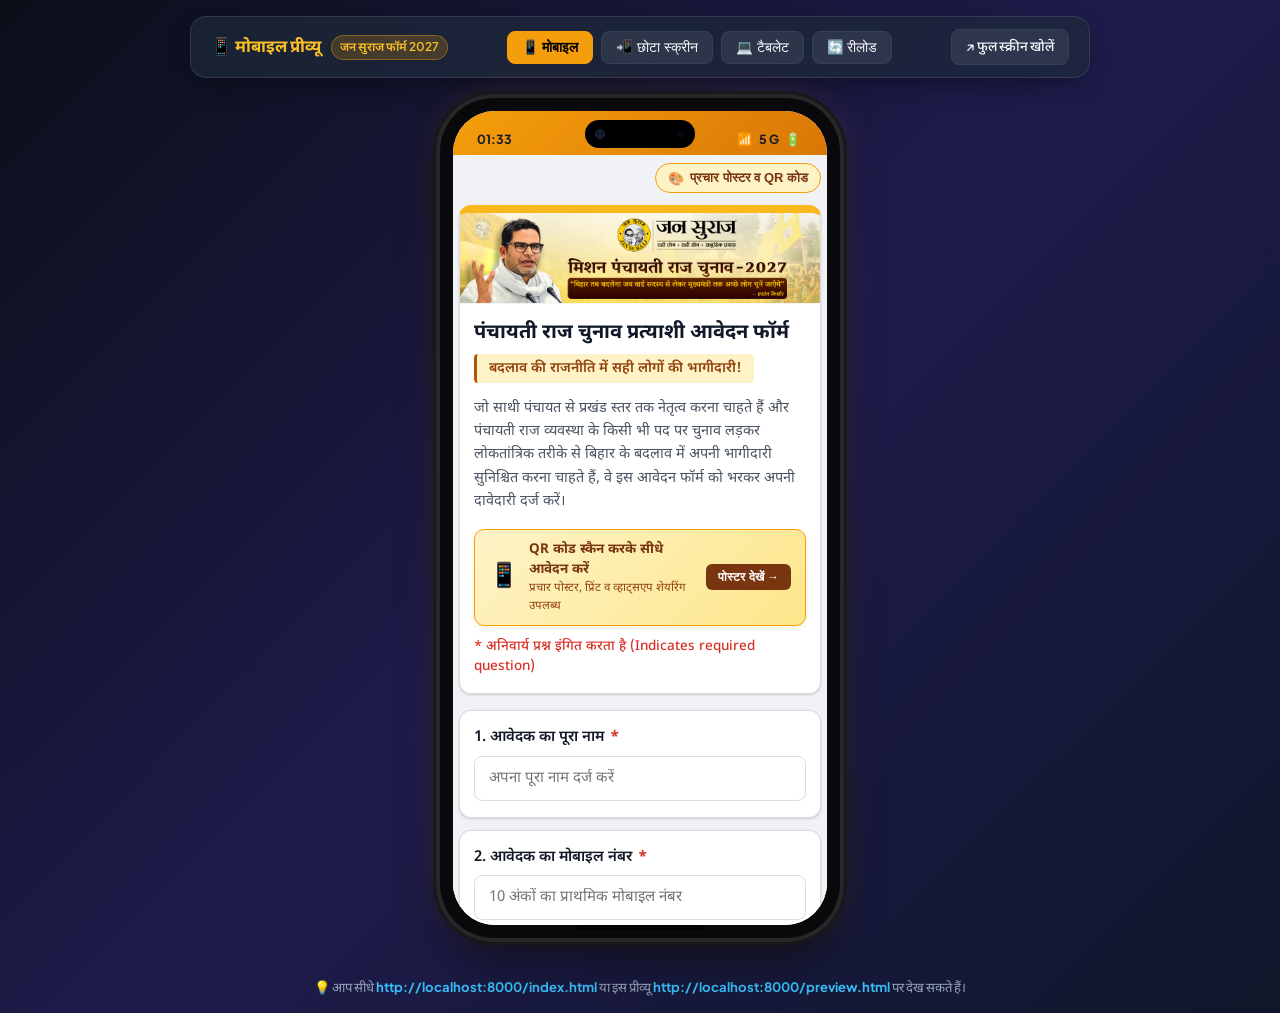
<file: preview.html>
<!DOCTYPE html>
<html lang="hi">
<head>
  <meta charset="UTF-8">
  <meta name="viewport" content="width=device-width, initial-scale=1.0">
  <title>मोबाइल प्रीव्यू - जन सुराज फॉर्म</title>
  <link rel="preconnect" href="https://fonts.googleapis.com">
  <link rel="preconnect" href="https://fonts.gstatic.com" crossorigin>
  <link href="https://fonts.googleapis.com/css2?family=Plus+Jakarta+Sans:wght@400;500;600;700&family=Noto+Sans+Devanagari:wght@400;600&display=swap" rel="stylesheet">
  <style>
    :root {
      --bg: #0f172a;
      --card-bg: #1e293b;
      --accent: #f59e0b;
      --text: #f8fafc;
      --text-muted: #94a3b8;
      --border: #334155;
    }
    * {
      box-sizing: border-box;
      margin: 0;
      padding: 0;
    }
    body {
      font-family: 'Plus Jakarta Sans', 'Noto Sans Devanagari', sans-serif;
      background: linear-gradient(135deg, #0b0f19 0%, #1e1b4b 50%, #0f172a 100%);
      color: var(--text);
      min-height: 100vh;
      display: flex;
      flex-direction: column;
      align-items: center;
      padding: 16px;
      overflow-x: hidden;
    }
    .top-controls {
      display: flex;
      flex-wrap: wrap;
      align-items: center;
      justify-content: space-between;
      width: 100%;
      max-width: 900px;
      gap: 12px;
      padding: 12px 20px;
      background: rgba(30, 41, 59, 0.75);
      backdrop-filter: blur(12px);
      border: 1px solid rgba(255, 255, 255, 0.1);
      border-radius: 16px;
      margin-bottom: 20px;
      box-shadow: 0 10px 25px -5px rgba(0, 0, 0, 0.4);
    }
    .brand-title {
      display: flex;
      align-items: center;
      gap: 10px;
      font-size: 1.05rem;
      font-weight: 700;
      color: #fbbf24;
    }
    .badge-pill {
      font-size: 0.75rem;
      background: rgba(245, 158, 11, 0.2);
      color: #fbbf24;
      padding: 3px 8px;
      border-radius: 9999px;
      border: 1px solid rgba(245, 158, 11, 0.4);
      font-weight: 600;
    }
    .btn-group {
      display: flex;
      align-items: center;
      gap: 8px;
    }
    .control-btn {
      background: rgba(255, 255, 255, 0.08);
      color: var(--text);
      border: 1px solid var(--border);
      padding: 7px 14px;
      border-radius: 8px;
      font-size: 0.85rem;
      font-weight: 500;
      cursor: pointer;
      display: inline-flex;
      align-items: center;
      gap: 6px;
      text-decoration: none;
      transition: all 0.2s ease;
    }
    .control-btn:hover {
      background: rgba(255, 255, 255, 0.16);
      border-color: rgba(255, 255, 255, 0.3);
      transform: translateY(-1px);
    }
    .control-btn.active {
      background: var(--accent);
      color: #000;
      font-weight: 700;
      border-color: var(--accent);
    }
    .preview-container {
      position: relative;
      perspective: 1000px;
      display: flex;
      justify-content: center;
      align-items: center;
      padding-bottom: 30px;
    }
    /* Mobile Device Mockup */
    .phone-mockup {
      width: 400px;
      height: 840px;
      background: #09090b;
      border-radius: 54px;
      padding: 13px;
      box-shadow: 
        0 0 0 4px #27272a,
        0 0 0 7px #18181b,
        0 25px 50px -12px rgba(0, 0, 0, 0.7),
        0 0 40px rgba(245, 158, 11, 0.15);
      position: relative;
      display: flex;
      flex-direction: column;
      transition: all 0.3s cubic-bezier(0.4, 0, 0.2, 1);
    }
    /* Dynamic Island */
    .dynamic-island {
      position: absolute;
      top: 22px;
      left: 50%;
      transform: translateX(-50%);
      width: 110px;
      height: 28px;
      background: #000;
      border-radius: 20px;
      z-index: 20;
      display: flex;
      align-items: center;
      justify-content: space-between;
      padding: 0 10px;
      pointer-events: none;
    }
    .island-camera {
      width: 10px;
      height: 10px;
      background: #111827;
      border-radius: 50%;
      border: 1px solid #1f2937;
    }
    .island-sensor {
      width: 8px;
      height: 8px;
      background: #030712;
      border-radius: 50%;
    }
    /* Screen Frame */
    .phone-screen {
      width: 100%;
      height: 100%;
      background: #ffffff;
      border-radius: 42px;
      overflow: hidden;
      position: relative;
      display: flex;
      flex-direction: column;
    }
    /* Status Bar */
    .status-bar {
      height: 44px;
      background: linear-gradient(135deg, #f59e0b 0%, #d97706 100%);
      display: flex;
      align-items: flex-end;
      justify-content: space-between;
      padding: 0 24px 8px;
      font-size: 0.78rem;
      font-weight: 700;
      color: #0f172a;
      z-index: 10;
      user-select: none;
    }
    /* Iframe */
    .frame-content {
      width: 100%;
      height: calc(100% - 44px);
      border: none;
      background: #fff;
    }
    /* Home Indicator bar at bottom */
    .home-bar {
      position: absolute;
      bottom: 8px;
      left: 50%;
      transform: translateX(-50%);
      width: 130px;
      height: 5px;
      background: rgba(0, 0, 0, 0.5);
      border-radius: 10px;
      z-index: 20;
      pointer-events: none;
    }
    /* Device size modes */
    .phone-mockup.mode-compact {
      width: 360px;
      height: 760px;
    }
    .phone-mockup.mode-tablet {
      width: 600px;
      height: 860px;
      border-radius: 36px;
    }
    .phone-mockup.mode-tablet .phone-screen {
      border-radius: 26px;
    }
    .phone-mockup.mode-tablet .dynamic-island {
      display: none;
    }
    .notice-footer {
      font-size: 0.82rem;
      color: var(--text-muted);
      text-align: center;
      margin-top: 10px;
    }
    .notice-footer a {
      color: #38bdf8;
      text-decoration: none;
    }
    .notice-footer a:hover {
      text-decoration: underline;
    }
  </style>
</head>
<body>

  <!-- Controls Bar -->
  <div class="top-controls">
    <div class="brand-title">
      <span>📱 मोबाइल प्रीव्यू</span>
      <span class="badge-pill">जन सुराज फॉर्म 2027</span>
    </div>

    <div class="btn-group">
      <button class="control-btn active" id="btnPhone" onclick="setDevice('phone')">📱 मोबाइल</button>
      <button class="control-btn" id="btnCompact" onclick="setDevice('compact')">📲 छोटा स्क्रीन</button>
      <button class="control-btn" id="btnTablet" onclick="setDevice('tablet')">💻 टैबलेट</button>
      <button class="control-btn" onclick="reloadFrame()" title="रिफ्रेश करें">🔄 रीलोड</button>
    </div>

    <div class="btn-group">
      <a href="index.html" target="_blank" class="control-btn">↗️ फुल स्क्रीन खोलें</a>
    </div>
  </div>

  <!-- Device Frame -->
  <div class="preview-container">
    <div class="phone-mockup" id="phoneWrapper">
      <div class="dynamic-island">
        <div class="island-camera"></div>
        <div class="island-sensor"></div>
      </div>
      
      <div class="phone-screen">
        <div class="status-bar">
          <span id="currentTime">09:41</span>
          <span style="letter-spacing: 2px;">📶 5G 🔋</span>
        </div>
        <iframe id="previewIframe" src="index.html?v=3.0" class="frame-content"></iframe>
      </div>

      <div class="home-bar"></div>
    </div>
  </div>

  <div class="notice-footer">
    💡 आप सीधे <strong><a href="index.html" target="_blank">http://localhost:8000/index.html</a></strong> या इस प्रीव्यू <strong><a href="preview.html" target="_blank">http://localhost:8000/preview.html</a></strong> पर देख सकते हैं।
  </div>

  <script>
    function updateClock() {
      const now = new Date();
      const hrs = String(now.getHours()).padStart(2, '0');
      const mins = String(now.getMinutes()).padStart(2, '0');
      document.getElementById('currentTime').innerText = hrs + ':' + mins;
    }
    setInterval(updateClock, 1000);
    updateClock();

    function setDevice(type) {
      const wrapper = document.getElementById('phoneWrapper');
      document.getElementById('btnPhone').classList.remove('active');
      document.getElementById('btnCompact').classList.remove('active');
      document.getElementById('btnTablet').classList.remove('active');

      wrapper.className = 'phone-mockup';
      if (type === 'compact') {
        wrapper.classList.add('mode-compact');
        document.getElementById('btnCompact').classList.add('active');
      } else if (type === 'tablet') {
        wrapper.classList.add('mode-tablet');
        document.getElementById('btnTablet').classList.add('active');
      } else {
        document.getElementById('btnPhone').classList.add('active');
      }
    }

    function reloadFrame() {
      const iframe = document.getElementById('previewIframe');
      iframe.src = 'index.html?t=' + Date.now();
    }
  </script>
</body>
</html>
</file>
<file: style.css>
/* Jan Suraaj - Panchayati Raj Election 2027 Application Form */
:root {
  --primary-color: #f9b81b;       /* Jan Suraaj Yellow */
  --primary-hover: #e5a40e;
  --primary-dark: #78350f;        /* Deep Brand Brown */
  --bg-color: #f0f2f5;            /* Soft background */
  --card-bg: #ffffff;
  --text-primary: #1f2937;
  --text-secondary: #4b5563;
  --text-muted: #6b7280;
  --border-color: #dadce0;        /* Google Forms border */
  --border-focus: #f9b81b;
  --error-color: #d93025;         /* Required red */
  --success-color: #10b981;
  --radius-card: 12px;
  --radius-input: 8px;
  --shadow-card: 0 1px 3px rgba(0, 0, 0, 0.1), 0 1px 2px rgba(0, 0, 0, 0.06);
  --shadow-hover: 0 4px 6px -1px rgba(0, 0, 0, 0.1), 0 2px 4px -1px rgba(0, 0, 0, 0.06);
  --font-family: 'Noto Sans Devanagari', -apple-system, BlinkMacSystemFont, 'Segoe UI', Roboto, Helvetica, Arial, sans-serif;
}

* {
  box-sizing: border-box;
  margin: 0;
  padding: 0;
}

body {
  font-family: var(--font-family);
  background-color: var(--bg-color);
  color: var(--text-primary);
  line-height: 1.5;
  padding: 16px 12px 60px;
  min-height: 100vh;
}

/* Container */
.container {
  max-width: 680px;
  margin: 0 auto;
}

/* Top Action Bar (Admin / Settings) */
.top-bar {
  display: flex;
  justify-content: flex-end;
  gap: 10px;
  margin-bottom: 12px;
}

.icon-btn {
  background: white;
  border: 1px solid var(--border-color);
  padding: 6px 12px;
  border-radius: 20px;
  font-size: 13px;
  cursor: pointer;
  display: flex;
  align-items: center;
  gap: 6px;
  color: var(--text-secondary);
  font-weight: 500;
  transition: all 0.2s;
  text-decoration: none;
}

.icon-btn:hover {
  background: #fdf8e6;
  border-color: var(--primary-color);
  color: var(--primary-dark);
}

/* Header Card & Banner */
.header-card {
  background: var(--card-bg);
  border-radius: var(--radius-card);
  overflow: hidden;
  box-shadow: var(--shadow-card);
  margin-bottom: 16px;
  border: 1px solid var(--border-color);
  border-top: 8px solid var(--primary-color);
}

.banner-img {
  width: 100%;
  height: auto;
  display: block;
  object-fit: cover;
  border-bottom: 1px solid #f3f4f6;
}

.header-content {
  padding: 24px 20px 20px;
}

.form-title {
  font-size: 24px;
  font-weight: 700;
  color: #111827;
  margin-bottom: 8px;
  line-height: 1.3;
}

.badge-subtitle {
  display: inline-block;
  background-color: #fef3c7;
  color: #92400e;
  font-weight: 600;
  padding: 4px 12px;
  border-radius: 4px;
  font-size: 14px;
  margin-bottom: 14px;
  border-left: 3px solid #b45309;
}

.form-description {
  color: var(--text-secondary);
  font-size: 14.5px;
  line-height: 1.6;
  margin-bottom: 16px;
}

.required-notice {
  color: var(--error-color);
  font-size: 13.5px;
  padding-top: 10px;
  border-top: 1px solid #f3f4f6;
  font-weight: 500;
}

/* Question Cards */
.card {
  background: var(--card-bg);
  border-radius: var(--radius-card);
  padding: 20px;
  margin-bottom: 16px;
  box-shadow: var(--shadow-card);
  border: 1px solid var(--border-color);
  transition: border-color 0.2s, box-shadow 0.2s;
}

.card:focus-within {
  border-color: var(--border-focus);
  box-shadow: 0 0 0 1px var(--primary-color), var(--shadow-hover);
}

.card.has-error {
  border-color: var(--error-color);
  background-color: #fffbfa;
}

.question-label {
  display: block;
  font-size: 16px;
  font-weight: 600;
  color: #111827;
  margin-bottom: 6px;
}

.req-star {
  color: var(--error-color);
  font-weight: bold;
  margin-left: 2px;
}

.question-help {
  font-size: 13px;
  color: var(--text-muted);
  margin-bottom: 12px;
}

/* Inputs, Selects & Textareas */
.input-text,
.select-input,
.textarea-input {
  width: 100%;
  font-family: inherit;
  font-size: 15px;
  padding: 12px 14px;
  border: 1px solid var(--border-color);
  border-radius: var(--radius-input);
  background-color: #ffffff;
  color: var(--text-primary);
  outline: none;
  transition: all 0.2s;
}

.input-text:focus,
.select-input:focus,
.textarea-input:focus {
  border-color: var(--border-focus);
  box-shadow: 0 0 0 3px rgba(249, 184, 27, 0.2);
}

.textarea-input {
  resize: vertical;
  min-height: 90px;
}

/* Radio Group & Option Cards */
.radio-group {
  display: flex;
  flex-direction: column;
  gap: 10px;
  margin-top: 8px;
}

.radio-option {
  display: flex;
  align-items: center;
  padding: 10px 14px;
  border-radius: var(--radius-input);
  border: 1px solid var(--border-color);
  cursor: pointer;
  transition: all 0.15s;
  background-color: #fafafa;
}

.radio-option:hover {
  background-color: #fefce8;
  border-color: var(--primary-color);
}

.radio-option input[type="radio"] {
  appearance: none;
  width: 18px;
  height: 18px;
  border: 2px solid #9ca3af;
  border-radius: 50%;
  margin-right: 12px;
  outline: none;
  cursor: pointer;
  position: relative;
  transition: all 0.2s;
  flex-shrink: 0;
}

.radio-option input[type="radio"]:checked {
  border-color: var(--primary-dark);
  background-color: var(--primary-color);
  box-shadow: inset 0 0 0 3px #ffffff;
}

.radio-option.selected {
  border-color: var(--primary-dark);
  background-color: #fffbeb;
  font-weight: 500;
}

.option-text {
  font-size: 15px;
  color: var(--text-primary);
  flex-grow: 1;
}

/* Conditional Field container */
.conditional-field {
  display: none;
  animation: fadeIn 0.3s ease;
}

.conditional-field.active {
  display: block;
}

@keyframes fadeIn {
  from { opacity: 0; transform: translateY(-6px); }
  to { opacity: 1; transform: translateY(0); }
}

/* Error Message */
.error-msg {
  display: none;
  color: var(--error-color);
  font-size: 13px;
  margin-top: 6px;
  font-weight: 500;
}

.card.has-error > .error-msg {
  display: block;
}

/* Sub-field Error Handling (for multi-input cards such as Section 16) */
.sub-field .error-msg {
  display: none;
}

.sub-field.has-error .error-msg {
  display: block !important;
}

.sub-field.has-error .select-input,
.sub-field.has-error .input-text {
  border-color: var(--error-color) !important;
  background-color: #fffbfa !important;
}

/* Direct input error styling for single-question cards */
.card.has-error > .input-text,
.card.has-error > .select-input,
.card.has-error > .textarea-input {
  border-color: var(--error-color) !important;
  background-color: #fffbfa;
}

/* Form Actions */
.form-actions {
  display: flex;
  justify-content: space-between;
  align-items: center;
  margin-top: 24px;
  gap: 12px;
}

.btn-submit {
  background-color: var(--primary-color);
  color: #000000;
  font-weight: 700;
  font-size: 16px;
  padding: 14px 28px;
  border: none;
  border-radius: 30px;
  cursor: pointer;
  transition: all 0.2s;
  display: flex;
  align-items: center;
  justify-content: center;
  gap: 8px;
  box-shadow: 0 2px 4px rgba(0, 0, 0, 0.1);
  min-width: 180px;
}

.btn-submit:hover {
  background-color: var(--primary-hover);
  transform: translateY(-1px);
  box-shadow: 0 4px 8px rgba(0, 0, 0, 0.15);
}

.btn-submit:disabled {
  background-color: #d1d5db;
  color: #6b7280;
  cursor: not-allowed;
  transform: none;
  box-shadow: none;
}

.btn-reset {
  background: transparent;
  border: none;
  color: var(--text-muted);
  font-size: 14px;
  cursor: pointer;
  padding: 8px 12px;
  border-radius: 6px;
  transition: color 0.2s;
}

.btn-reset:hover {
  color: var(--error-color);
  text-decoration: underline;
}

/* Spinner */
.spinner {
  width: 18px;
  height: 18px;
  border: 2px solid #000000;
  border-top-color: transparent;
  border-radius: 50%;
  animation: spin 0.8s linear infinite;
  display: none;
}

@keyframes spin {
  to { transform: rotate(360deg); }
}

/* Modal Overlay & Card */
.modal-overlay {
  position: fixed;
  top: 0;
  left: 0;
  right: 0;
  bottom: 0;
  background-color: rgba(0, 0, 0, 0.6);
  display: none;
  align-items: center;
  justify-content: center;
  padding: 16px;
  z-index: 1000;
  backdrop-filter: blur(3px);
}

.modal-card {
  background: white;
  border-radius: 16px;
  width: 100%;
  max-width: 520px;
  padding: 28px 24px;
  box-shadow: 0 20px 25px -5px rgba(0, 0, 0, 0.1);
  animation: modalPop 0.3s cubic-bezier(0.16, 1, 0.3, 1);
  max-height: 90vh;
  overflow-y: auto;
}

@keyframes modalPop {
  from { opacity: 0; transform: scale(0.92); }
  to { opacity: 1; transform: scale(1); }
}

.success-icon-wrap {
  width: 64px;
  height: 64px;
  background-color: #ecfdf5;
  color: var(--success-color);
  border-radius: 50%;
  display: flex;
  align-items: center;
  justify-content: center;
  margin: 0 auto 16px;
  font-size: 32px;
}

.modal-title {
  font-size: 20px;
  font-weight: 700;
  text-align: center;
  margin-bottom: 8px;
  color: #111827;
}

.modal-subtitle {
  font-size: 14.5px;
  text-align: center;
  color: var(--text-secondary);
  margin-bottom: 20px;
}

.ref-box {
  background-color: #fffbeb;
  border: 1px dashed #d97706;
  border-radius: 8px;
  padding: 14px;
  text-align: center;
  margin-bottom: 20px;
}

.ref-label {
  font-size: 12px;
  color: #92400e;
  font-weight: 600;
  text-transform: uppercase;
  letter-spacing: 0.5px;
}

.ref-code {
  font-size: 22px;
  font-weight: 800;
  color: #78350f;
  margin-top: 4px;
  letter-spacing: 1px;
}

.summary-list {
  background-color: #f9fafb;
  border-radius: 8px;
  padding: 14px 16px;
  font-size: 14px;
  margin-bottom: 20px;
}

.summary-item {
  display: flex;
  justify-content: space-between;
  padding: 6px 0;
  border-bottom: 1px solid #f3f4f6;
}

.summary-item:last-child {
  border-bottom: none;
}

.summary-key {
  color: var(--text-muted);
}

.summary-val {
  font-weight: 600;
  color: var(--text-primary);
  text-align: right;
}

.modal-actions {
  display: flex;
  flex-direction: column;
  gap: 10px;
}

.btn-whatsapp {
  background-color: #25d366;
  color: white;
  border: none;
  font-weight: 600;
  padding: 12px;
  border-radius: 8px;
  cursor: pointer;
  display: flex;
  align-items: center;
  justify-content: center;
  gap: 8px;
  font-size: 15px;
  text-decoration: none;
}

.btn-whatsapp:hover {
  background-color: #1ebc59;
}

.btn-secondary {
  background-color: #f3f4f6;
  color: var(--text-primary);
  border: 1px solid var(--border-color);
  font-weight: 600;
  padding: 10px;
  border-radius: 8px;
  cursor: pointer;
  font-size: 14px;
  text-align: center;
}

.btn-secondary:hover {
  background-color: #e5e7eb;
}

/* Footer */
.form-footer {
  text-align: center;
  margin-top: 30px;
  color: var(--text-muted);
  font-size: 13px;
}

.footer-logo {
  font-weight: 700;
  color: var(--primary-dark);
}

/* Mobile Adjustments */
@media (max-width: 600px) {
  body {
    padding: 8px 6px 40px;
  }
  .header-content {
    padding: 16px 14px;
  }
  .form-title {
    font-size: 20px;
  }
  .card {
    padding: 16px 14px;
    margin-bottom: 12px;
  }
  .question-label {
    font-size: 15px;
  }
  .btn-submit {
    width: 100%;
  }
  .form-actions {
    flex-direction: column-reverse;
  }
}


/* =========================================================
   NEW FEATURES & ADDITIONS: JAN SURAAJ 2027 FORM
   ========================================================= */

/* Optional Tag */
.optional-tag {
  font-size: 11.5px;
  font-weight: 500;
  color: var(--text-muted);
  background: #f3f4f6;
  padding: 2px 8px;
  border-radius: 4px;
  margin-left: 6px;
  vertical-align: middle;
  border: 1px solid #e5e7eb;
}

/* Contact Subfields (WhatsApp & Facebook) */
.contact-subfield {
  margin-top: 14px;
  padding-top: 14px;
  border-top: 1px dashed var(--border-color);
}

.contact-header-row {
  display: flex;
  justify-content: space-between;
  align-items: center;
  flex-wrap: wrap;
  gap: 8px;
  margin-bottom: 6px;
}

.sublabel {
  font-size: 14px !important;
  margin-bottom: 0 !important;
  font-weight: 600;
}

.same-as-mobile-label {
  display: inline-flex;
  align-items: center;
  gap: 6px;
  font-size: 12.5px;
  color: var(--primary-dark);
  background: #fef3c7;
  padding: 3px 9px;
  border-radius: 6px;
  cursor: pointer;
  user-select: none;
  border: 1px solid #fde68a;
  transition: all 0.2s;
}

.same-as-mobile-label:hover {
  background: #fde68a;
}

/* Automated Age Calculation Box */
.age-calc-box {
  margin-top: 14px;
  border-radius: 10px;
  padding: 12px 14px;
  background: #f8fafc;
  border: 1px solid var(--border-color);
  animation: fadeIn 0.25s ease;
}

@keyframes fadeIn {
  from { opacity: 0; transform: translateY(-4px); }
  to { opacity: 1; transform: translateY(0); }
}

.age-calc-box.success {
  background: #ecfdf5;
  border-color: #a7f3d0;
}

.age-calc-box.warning {
  background: #fffbeb;
  border-color: #fde68a;
}

.age-calc-row {
  display: flex;
  align-items: center;
  gap: 12px;
}

.age-calc-icon {
  font-size: 24px;
  line-height: 1;
}

.age-calc-details {
  flex: 1;
}

.age-calc-title {
  font-size: 12.5px;
  color: var(--text-muted);
  font-weight: 500;
}

.age-calc-val {
  font-size: 17px;
  font-weight: 700;
  color: #111827;
  margin-top: 2px;
}

.age-calc-note {
  margin-top: 8px;
  font-size: 12.5px;
  line-height: 1.4;
  padding-top: 6px;
  border-top: 1px dashed rgba(0, 0, 0, 0.08);
}

/* File Upload Box (Biodata) */
.file-upload-box {
  border: 2px dashed #cbd5e1;
  background: #f8fafc;
  border-radius: 10px;
  padding: 20px 16px;
  text-align: center;
  cursor: pointer;
  transition: all 0.2s;
  margin-top: 8px;
}

.file-upload-box:hover,
.file-upload-box.drag-over {
  border-color: var(--primary-color);
  background: #fffdf5;
}

.upload-icon {
  font-size: 32px;
  margin-bottom: 6px;
}

.upload-text {
  font-size: 14.5px;
  color: #1e293b;
}

.upload-subtext {
  font-size: 13px;
  color: var(--text-muted);
  margin-top: 4px;
}

.upload-hint {
  font-size: 11.5px;
  color: #94a3b8;
  margin-top: 6px;
}

.file-info-preview {
  display: flex;
  align-items: center;
  justify-content: space-between;
  background: white;
  border: 1px solid #e2e8f0;
  border-radius: 8px;
  padding: 10px 14px;
  text-align: left;
}

.file-details {
  display: flex;
  align-items: center;
  gap: 10px;
  overflow: hidden;
}

.file-icon-badge {
  font-size: 22px;
}

.file-name {
  font-size: 14px;
  font-weight: 600;
  color: #0f172a;
  word-break: break-all;
}

.file-size {
  font-size: 12px;
  color: var(--text-muted);
}

.btn-remove-file {
  background: #fee2e2;
  color: #ef4444;
  border: none;
  padding: 5px 10px;
  border-radius: 6px;
  font-size: 12px;
  font-weight: 600;
  cursor: pointer;
  transition: all 0.15s;
}

.btn-remove-file:hover {
  background: #fecaca;
  color: #b91c1c;
}

/* Header QR Pill Banner */
.header-qr-pill {
  margin-top: 16px;
  background: linear-gradient(135deg, #fef3c7 0%, #fde68a 100%);
  border: 1px solid #f59e0b;
  border-radius: 10px;
  padding: 10px 14px;
  display: flex;
  align-items: center;
  justify-content: space-between;
  gap: 10px;
  cursor: pointer;
  transition: all 0.2s;
  box-shadow: 0 2px 4px rgba(245, 158, 11, 0.15);
}

.header-qr-pill:hover {
  transform: translateY(-1px);
  box-shadow: 0 4px 10px rgba(245, 158, 11, 0.25);
  background: linear-gradient(135deg, #fef08a 0%, #fcd34d 100%);
}

.qr-pill-left {
  display: flex;
  align-items: center;
  gap: 10px;
}

.qr-pill-icon {
  font-size: 24px;
  line-height: 1;
}

.qr-pill-main {
  font-size: 13.5px;
  font-weight: 700;
  color: #78350f;
}

.qr-pill-sub {
  font-size: 11.5px;
  color: #92400e;
}

.qr-pill-btn {
  background: #78350f;
  color: #ffffff;
  border: none;
  font-size: 12px;
  font-weight: 700;
  padding: 6px 12px;
  border-radius: 6px;
  white-space: nowrap;
  cursor: pointer;
}

.creative-pill {
  background: #fef3c7 !important;
  color: #78350f !important;
  border-color: #f59e0b !important;
  font-weight: 600;
}

/* Campaign Poster & Creative Modal */
.creative-modal-card {
  max-width: 520px !important;
  padding: 16px !important;
}

.campaign-poster {
  background: #ffffff;
  border: 3px solid #f59e0b;
  border-radius: 16px;
  overflow: hidden;
  box-shadow: 0 15px 35px -5px rgba(245, 158, 11, 0.25), 0 10px 20px -5px rgba(0, 0, 0, 0.1);
}

.poster-header-strip {
  background: linear-gradient(135deg, #f9b81b 0%, #f59e0b 50%, #d97706 100%);
  color: #0f172a;
  padding: 10px 16px;
  text-align: center;
  border-bottom: 2px solid #b45309;
  box-shadow: 0 2px 8px rgba(245, 158, 11, 0.35);
}

.poster-badge {
  font-size: 14px;
  font-weight: 800;
  letter-spacing: 0.8px;
  color: #1e1b4b;
  text-transform: uppercase;
}

.poster-brand {
  background: #000;
  max-height: 140px;
  overflow: hidden;
}

.poster-banner-img {
  width: 100%;
  height: 140px;
  object-fit: cover;
  display: block;
}

.poster-body {
  padding: 20px 18px;
  text-align: center;
  background: radial-gradient(circle at top, #fffdf2 0%, #ffffff 70%);
}

.poster-main-title {
  font-size: 24px;
  font-weight: 800;
  color: #78350f;
  margin-bottom: 4px;
}

.poster-tagline {
  display: inline-block;
  background: #fef3c7;
  color: #92400e;
  font-size: 13px;
  font-weight: 700;
  padding: 3px 12px;
  border-radius: 20px;
  margin-bottom: 12px;
  border: 1px solid #fde68a;
}

.poster-desc {
  font-size: 13.5px;
  color: #334155;
  line-height: 1.5;
  margin-bottom: 18px;
  padding: 0 8px;
}

.poster-qr-wrapper {
  background: #f8fafc;
  border: 1px solid #e2e8f0;
  border-radius: 12px;
  padding: 16px;
  margin-bottom: 16px;
  display: flex;
  flex-direction: column;
  align-items: center;
}

.qr-glow-card {
  background: white;
  padding: 12px;
  border-radius: 10px;
  box-shadow: 0 4px 15px rgba(0, 0, 0, 0.08);
  display: inline-flex;
  flex-direction: column;
  align-items: center;
  border: 1px solid #e2e8f0;
}

.qr-code-box {
  width: 190px;
  height: 190px;
  display: flex;
  align-items: center;
  justify-content: center;
}

.qr-code-box img,
.qr-code-box canvas {
  width: 190px !important;
  height: 190px !important;
  display: block;
}

.qr-callout-pill {
  margin-top: 10px;
  font-size: 12px;
  font-weight: 800;
  color: #78350f;
  background: #fef3c7;
  padding: 3px 12px;
  border-radius: 14px;
  border: 1px solid #f59e0b;
}

.poster-cta-text {
  margin-top: 10px;
  font-size: 14px;
  color: #0f172a;
}

.poster-web-url {
  font-size: 11px;
  color: var(--text-muted);
  word-break: break-all;
  margin-top: 3px;
  font-family: monospace;
}

.poster-footer-note {
  font-size: 11.5px;
  color: var(--text-muted);
  padding-top: 10px;
  border-top: 1px solid #f1f5f9;
}

.poster-actions {
  display: grid;
  grid-template-columns: 1fr 1fr;
  gap: 8px;
  margin-top: 14px;
}

.btn-print-poster {
  background: linear-gradient(135deg, #f59e0b 0%, #d97706 100%);
  color: #000000;
  border: 1px solid #b45309;
  padding: 10px;
  border-radius: 8px;
  font-size: 13.5px;
  font-weight: 700;
  cursor: pointer;
  display: flex;
  align-items: center;
  justify-content: center;
  gap: 6px;
  box-shadow: 0 2px 6px rgba(245, 158, 11, 0.3);
}

.btn-print-poster:hover {
  background: linear-gradient(135deg, #fbbf24 0%, #f59e0b 100%);
}

.btn-share-poster {
  background: #25d366;
  color: white;
  border: none;
  padding: 10px;
  border-radius: 8px;
  font-size: 13.5px;
  font-weight: 600;
  text-decoration: none;
  cursor: pointer;
  display: flex;
  align-items: center;
  justify-content: center;
  gap: 6px;
}

.btn-share-poster:hover {
  background: #1ebc59;
}

.btn-copy-url {
  background: #f1f5f9;
  color: #1e293b;
  border: 1px solid #cbd5e1;
  padding: 9px;
  border-radius: 8px;
  font-size: 13px;
  font-weight: 600;
  cursor: pointer;
  display: flex;
  align-items: center;
  justify-content: center;
  gap: 6px;
}

.btn-close-creative {
  background: #fee2e2;
  color: #b91c1c;
  border: none;
  padding: 9px;
  border-radius: 8px;
  font-size: 13px;
  font-weight: 600;
  cursor: pointer;
}

/* Print Stylesheet */
@media print {
  body * {
    visibility: hidden;
  }
  .modal-overlay {
    position: static !important;
    background: none !important;
    padding: 0 !important;
  }
  #creativeModal,
  #creativeModal .campaign-poster,
  #creativeModal .campaign-poster * {
    visibility: visible !important;
  }
  #creativeModal {
    position: absolute !important;
    left: 0 !important;
    top: 0 !important;
    width: 100% !important;
    display: block !important;
  }
  .no-print {
    display: none !important;
  }
  .campaign-poster {
    border: 2px solid #000 !important;
    box-shadow: none !important;
    width: 100% !important;
    max-width: 580px !important;
    margin: 0 auto !important;
  }
}
</file>
